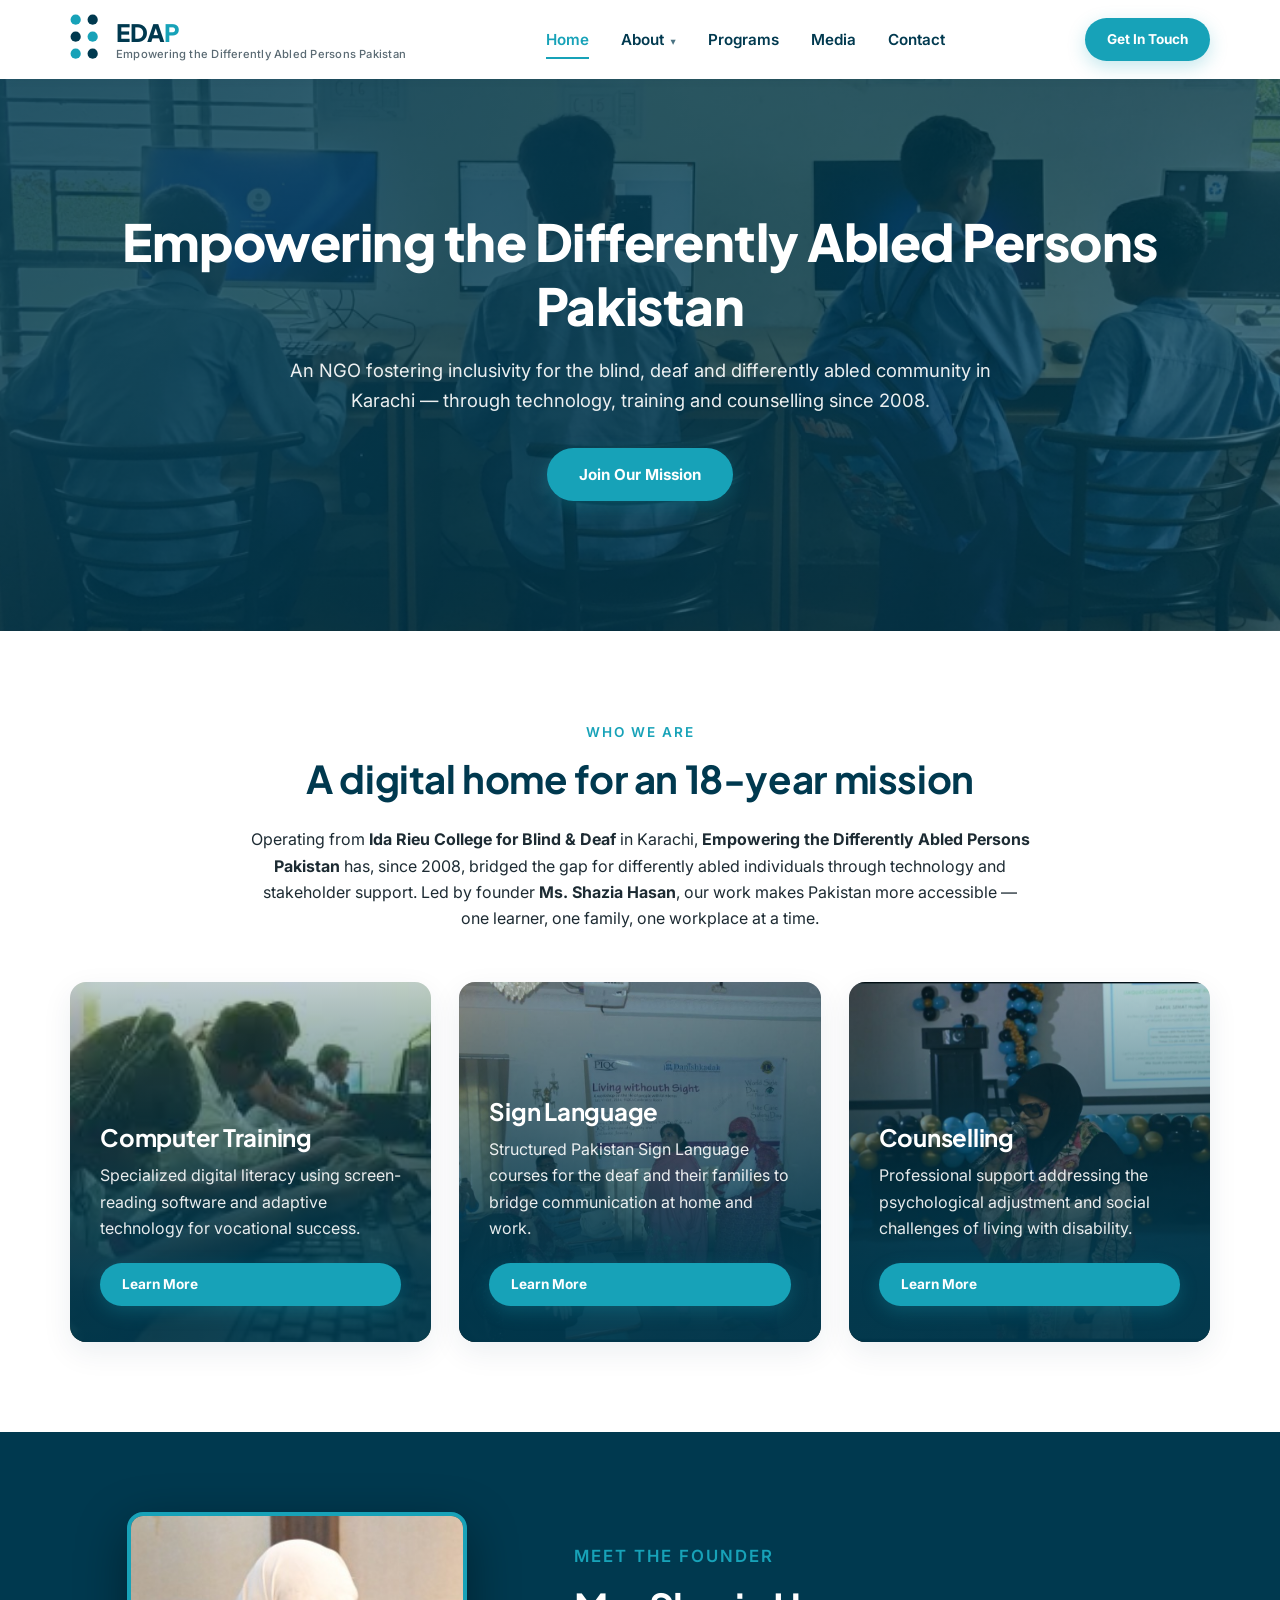
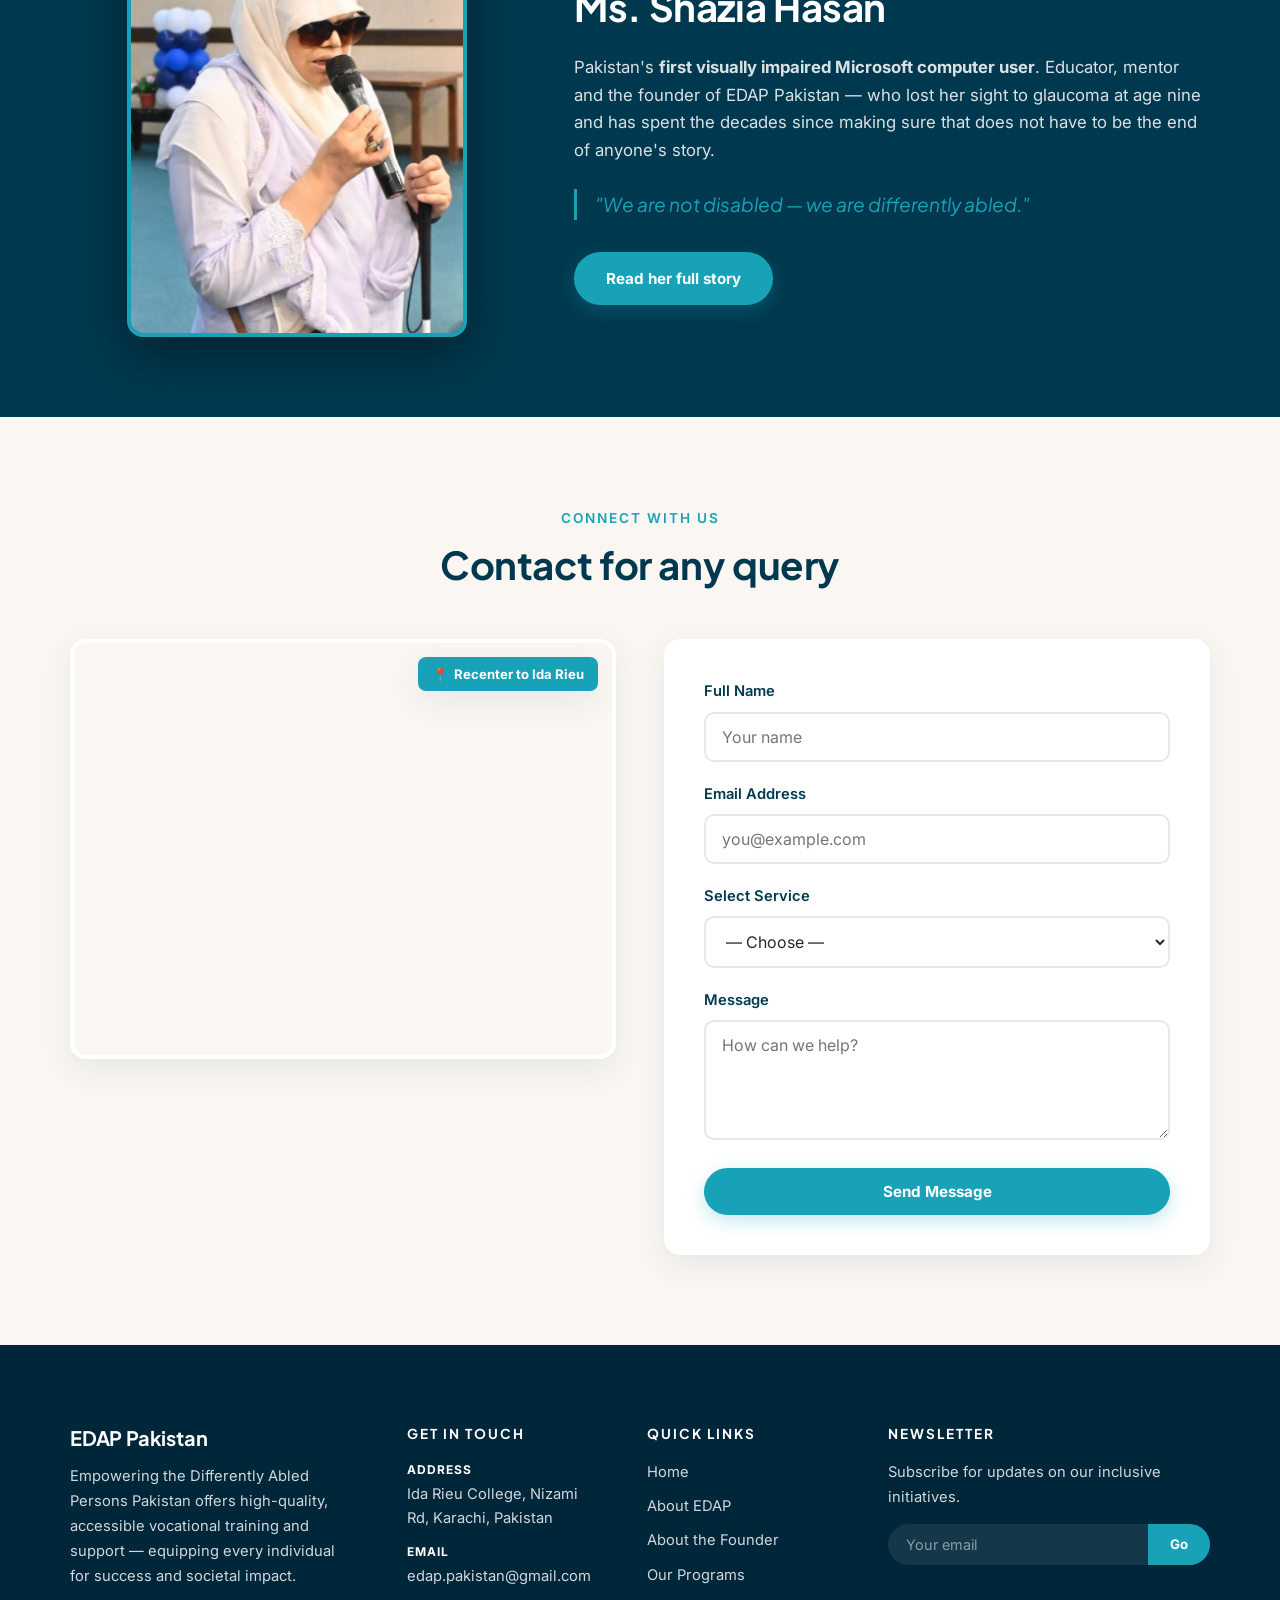
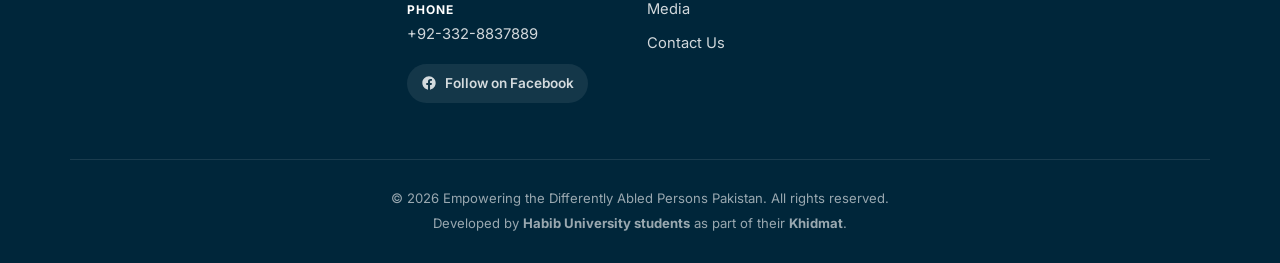
<file: index.html>
<!doctype html>
<html lang="en">
  <head>
    <meta charset="UTF-8" />
    <meta name="viewport" content="width=device-width, initial-scale=1.0" />
    <meta name="theme-color" content="#00394f" />
    <meta
      name="description"
      content="Empowering the Differently Abled Persons Pakistan (EDAP) — an NGO based in Karachi providing computer training, sign language education and counselling for the blind, deaf and differently abled community since 2008."
    />
    <title>
      EDAP — Empowering the Differently Abled Persons Pakistan
    </title>

    <link rel="icon" type="image/svg+xml" href="images/logos/logo-mark.svg" />
    <link rel="stylesheet" href="css/style.css" />
  </head>
  <body>
    <a class="skip-link" href="#main">Skip to main content</a>

    <!-- =====================================================
         HEADER · keep markup identical across all pages
    ====================================================== -->
    <header class="site-header">
      <nav class="navbar" aria-label="Primary">
        <a href="index.html" class="brand" aria-label="EDAP Pakistan — home">
          <img src="images/logos/logo-mark.svg" alt="" class="brand-icon" />
          <span class="brand-text">
            <span class="brand-mark">EDA<span>P</span></span>
            <span class="brand-tagline"
              >Empowering the Differently Abled Persons Pakistan</span
            >
          </span>
        </a>

        <button
          class="nav-toggle"
          aria-expanded="false"
          aria-controls="primaryNav"
          aria-label="Toggle navigation"
        >
          <span></span><span></span><span></span>
        </button>

        <ul id="primaryNav" class="nav-links">
          <li><a href="index.html" class="active">Home</a></li>
          <li class="has-dropdown">
            <a href="about.html" aria-haspopup="true">About</a>
            <ul class="dropdown">
              <li><a href="about.html">About EDAP</a></li>
              <li><a href="founder.html">About the Founder</a></li>
            </ul>
          </li>
          <li><a href="programs.html">Programs</a></li>
          <li><a href="media.html">Media</a></li>
          <li><a href="contact.html">Contact</a></li>
        </ul>

        <div class="nav-cta">
          <a href="contact.html" class="btn btn-sm">Get In Touch</a>
        </div>
      </nav>
    </header>

    <main id="main">
      <!-- =====================================================
           HERO
      ====================================================== -->
      <section class="hero">
        <div class="container">
          <h1>Empowering the Differently Abled Persons Pakistan</h1>
          <p>
            An NGO fostering inclusivity for the blind, deaf and differently
            abled community in Karachi — through technology, training and
            counselling since 2008.
          </p>
          <a href="contact.html" class="btn">Join Our Mission</a>
        </div>
      </section>

      <!-- =====================================================
           WELCOME
      ====================================================== -->
      <section class="section-padding">
        <div class="container" style="text-align: center; max-width: 820px;">
          <p class="eyebrow">Who we are</p>
          <h2>A digital home for an 18-year mission</h2>
          <p>
            Operating from
            <strong>Ida Rieu College for Blind &amp; Deaf</strong> in Karachi,
            <strong>Empowering the Differently Abled Persons Pakistan</strong>
            has, since 2008, bridged the gap for differently abled individuals
            through technology and stakeholder support. Led by founder
            <strong>Ms. Shazia Hasan</strong>, our work makes Pakistan more
            accessible — one learner, one family, one workplace at a time.
          </p>
        </div>

        <div class="container">
          <div class="impact-grid">
            <article class="impact-card impact-card-1">
              <h3>Computer Training</h3>
              <p>
                Specialized digital literacy using screen-reading software and
                adaptive technology for vocational success.
              </p>
              <a href="programs.html#computer-training" class="btn btn-sm"
                >Learn More</a
              >
            </article>

            <article class="impact-card impact-card-2">
              <h3>Sign Language</h3>
              <p>
                Structured Pakistan Sign Language courses for the deaf and their
                families to bridge communication at home and work.
              </p>
              <a href="programs.html#sign-language" class="btn btn-sm"
                >Learn More</a
              >
            </article>

            <article class="impact-card impact-card-3">
              <h3>Counselling</h3>
              <p>
                Professional support addressing the psychological adjustment
                and social challenges of living with disability.
              </p>
              <a href="programs.html#counselling" class="btn btn-sm"
                >Learn More</a
              >
            </article>
          </div>
        </div>
      </section>

      <!-- =====================================================
           MEET THE FOUNDER · teaser → founder.html
      ====================================================== -->
      <section class="founder-teaser">
        <div class="container">
          <div class="founder-teaser-photo">
            <img
              src="images/media/main-profile.jpeg"
              alt="Ms. Shazia Hasan, founder of EDAP Pakistan"
            />
          </div>
          <div>
            <p class="eyebrow">Meet the founder</p>
            <h2>Ms. Shazia Hasan</h2>
            <p>
              Pakistan's <strong>first visually impaired Microsoft computer
              user</strong>. Educator, mentor and the founder of EDAP Pakistan
              — who lost her sight to glaucoma at age nine and has spent the
              decades since making sure that does not have to be the end of
              anyone's story.
            </p>
            <p class="pull">
              "We are not disabled — we are differently abled."
            </p>
            <a href="founder.html" class="btn">Read her full story</a>
          </div>
        </div>
      </section>

      <!-- =====================================================
           CONTACT TEASER (map + short form)
      ====================================================== -->
      <section class="section-padding section-cream">
        <div class="container">
          <div style="text-align: center; margin-bottom: 50px;">
            <p class="eyebrow">Connect with us</p>
            <h2>Contact for any query</h2>
          </div>

          <div class="form-grid">
            <div class="map-wrap">
              <button
                type="button"
                class="map-recenter"
                onclick="recenterHomeMap()"
              >
                <span aria-hidden="true">📍</span> Recenter to Ida Rieu
              </button>
              <iframe
                id="homeMapFrame"
                title="Map showing Ida Rieu College for Blind and Deaf, Karachi"
                src="https://maps.google.com/maps?q=Ida+Rieu+School+and+College+For+Blind+and+Deaf,Nizami+Road,Karachi&t=&z=17&ie=UTF8&iwloc=&output=embed"
                loading="lazy"
                referrerpolicy="no-referrer-when-downgrade"
                allowfullscreen
              ></iframe>
            </div>

            <div class="form-card">
              <form
                id="homeContactForm"
                action="https://formspree.io/f/mzdwrrnz"
                method="POST"
                novalidate
              >
                <input
                  type="hidden"
                  name="_subject"
                  value="New query — EDAP Pakistan (Home form)"
                />
                <input
                  type="text"
                  name="_gotcha"
                  style="display:none"
                  tabindex="-1"
                  autocomplete="off"
                />
                <div class="form-group">
                  <label for="homeName">Full Name</label>
                  <input
                    id="homeName"
                    type="text"
                    name="fullname"
                    class="form-control"
                    required
                    placeholder="Your name"
                  />
                </div>
                <div class="form-group">
                  <label for="homeEmail">Email Address</label>
                  <input
                    id="homeEmail"
                    type="email"
                    name="email"
                    class="form-control"
                    required
                    placeholder="you@example.com"
                  />
                </div>
                <div class="form-group">
                  <label for="homeService">Select Service</label>
                  <select
                    id="homeService"
                    name="interest"
                    class="form-control"
                    required
                  >
                    <option value="">— Choose —</option>
                    <option value="computer">Computer Training</option>
                    <option value="sign">Sign Language</option>
                    <option value="counseling">Counselling</option>
                  </select>
                </div>
                <div class="form-group">
                  <label for="homeMessage">Message</label>
                  <textarea
                    id="homeMessage"
                    name="message"
                    class="form-control"
                    rows="4"
                    required
                    placeholder="How can we help?"
                  ></textarea>
                </div>
                <button type="submit" class="btn" style="width: 100%;">
                  Send Message
                </button>
              </form>
            </div>
          </div>
        </div>
      </section>
    </main>

    <!-- =====================================================
         FOOTER · keep markup identical across all pages
    ====================================================== -->
    <footer class="site-footer">
      <div class="container">
        <div class="footer-grid">
          <div>
            <h3>EDAP Pakistan</h3>
            <p class="footer-intro">
              Empowering the Differently Abled Persons Pakistan offers
              high-quality, accessible vocational training and support —
              equipping every individual for success and societal impact.
            </p>
          </div>
          <div>
            <h4>Get In Touch</h4>
            <p class="contact-line">
              <strong>Address</strong>Ida Rieu College, Nizami Rd, Karachi,
              Pakistan
            </p>
            <p class="contact-line">
              <strong>Email</strong>edap.pakistan@gmail.com
            </p>
            <p class="contact-line">
              <strong>Phone</strong>+92-332-8837889
            </p>
            <a
              href="https://www.facebook.com/empowering.tdp/"
              target="_blank"
              rel="noopener"
              class="footer-social"
              aria-label="EDAP Pakistan on Facebook"
            >
              <svg viewBox="0 0 24 24" aria-hidden="true">
                <path d="M22 12.07C22 6.5 17.52 2 12 2S2 6.5 2 12.07c0 5 3.66 9.15 8.44 9.93v-7.02H7.9v-2.91h2.54V9.84c0-2.51 1.49-3.9 3.77-3.9 1.09 0 2.24.2 2.24.2v2.46h-1.26c-1.24 0-1.63.77-1.63 1.56v1.88h2.77l-.44 2.91h-2.33V22c4.78-.78 8.44-4.93 8.44-9.93z"/>
              </svg>
              Follow on Facebook
            </a>
          </div>
          <div>
            <h4>Quick Links</h4>
            <ul>
              <li><a href="index.html">Home</a></li>
              <li><a href="about.html">About EDAP</a></li>
              <li><a href="founder.html">About the Founder</a></li>
              <li><a href="programs.html">Our Programs</a></li>
              <li><a href="media.html">Media</a></li>
              <li><a href="contact.html">Contact Us</a></li>
            </ul>
          </div>
          <div>
            <h4>Newsletter</h4>
            <p class="footer-intro" style="margin-bottom: 14px;">
              Subscribe for updates on our inclusive initiatives.
            </p>
            <form
              id="newsletterForm"
              class="newsletter-form"
              action="https://formspree.io/f/mzdwrrnz"
              method="POST"
            >
              <input
                type="hidden"
                name="_subject"
                value="EDAP Newsletter Signup"
              />
              <input
                type="text"
                name="_gotcha"
                style="display:none"
                tabindex="-1"
                autocomplete="off"
              />
              <label for="footerEmail" class="sr-only">Email</label>
              <input
                id="footerEmail"
                name="email"
                type="email"
                placeholder="Your email"
                required
              />
              <button type="submit">Go</button>
            </form>
          </div>
        </div>

        <div class="footer-bottom">
          <p>© <span id="year"></span> Empowering the Differently Abled Persons Pakistan. All rights reserved.</p>
          <p>
            Developed by <strong>Habib University students</strong> as part of
            their <strong>Khidmat</strong>.
          </p>
        </div>
      </div>
    </footer>

    <script src="js/main.js"></script>
  </body>
</html>
</file>
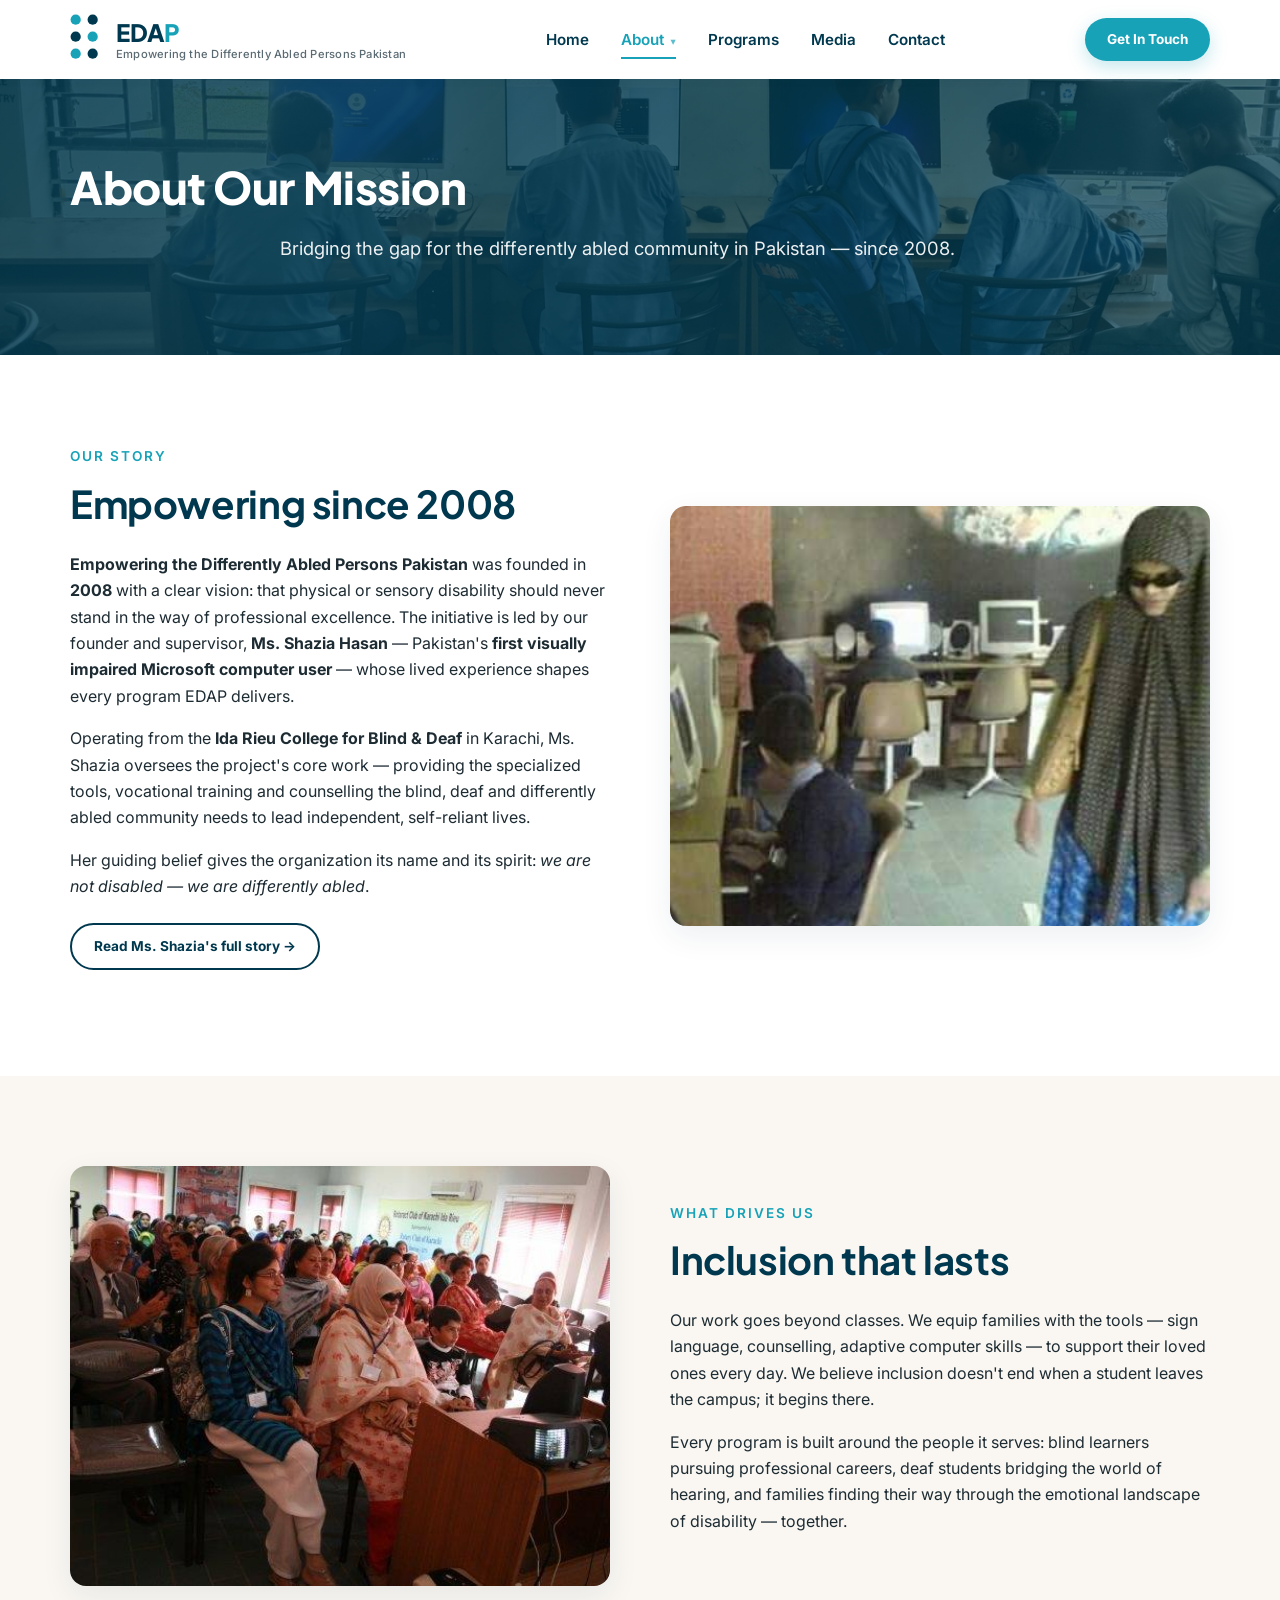
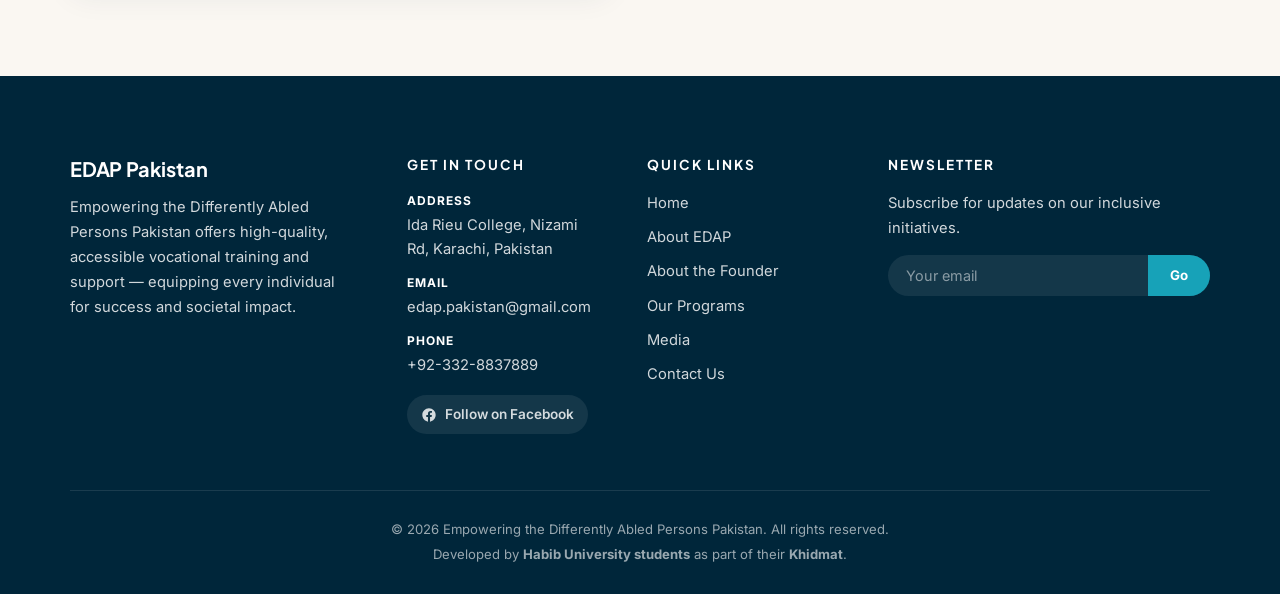
<file: about.html>
<!doctype html>
<html lang="en">
  <head>
    <meta charset="UTF-8" />
    <meta name="viewport" content="width=device-width, initial-scale=1.0" />
    <meta name="theme-color" content="#00394f" />
    <meta
      name="description"
      content="About Empowering the Differently Abled Persons Pakistan — an NGO founded by Ms. Shazia Hasan, operating from Ida Rieu College for Blind & Deaf in Karachi since 2008."
    />
    <title>
      About Us — Empowering the Differently Abled Persons Pakistan
    </title>

    <link rel="icon" type="image/svg+xml" href="images/logos/logo-mark.svg" />
    <link rel="stylesheet" href="css/style.css" />
  </head>
  <body>
    <a class="skip-link" href="#main">Skip to main content</a>

    <header class="site-header">
      <nav class="navbar" aria-label="Primary">
        <a href="index.html" class="brand" aria-label="EDAP Pakistan — home">
          <img src="images/logos/logo-mark.svg" alt="" class="brand-icon" />
          <span class="brand-text">
            <span class="brand-mark">EDA<span>P</span></span>
            <span class="brand-tagline"
              >Empowering the Differently Abled Persons Pakistan</span
            >
          </span>
        </a>

        <button
          class="nav-toggle"
          aria-expanded="false"
          aria-controls="primaryNav"
          aria-label="Toggle navigation"
        >
          <span></span><span></span><span></span>
        </button>

        <ul id="primaryNav" class="nav-links">
          <li><a href="index.html">Home</a></li>
          <li class="has-dropdown">
            <a href="about.html" class="active" aria-haspopup="true">About</a>
            <ul class="dropdown">
              <li><a href="about.html" class="active">About EDAP</a></li>
              <li><a href="founder.html">About the Founder</a></li>
            </ul>
          </li>
          <li><a href="programs.html">Programs</a></li>
          <li><a href="media.html">Media</a></li>
          <li><a href="contact.html">Contact</a></li>
        </ul>

        <div class="nav-cta">
          <a href="contact.html" class="btn btn-sm">Get In Touch</a>
        </div>
      </nav>
    </header>

    <main id="main">
      <section class="hero hero-sub">
        <div class="container">
          <h1>About Our Mission</h1>
          <p>
            Bridging the gap for the differently abled community in Pakistan —
            since 2008.
          </p>
        </div>
      </section>

      <section class="section-padding">
        <div class="container">
          <div class="split">
            <div>
              <p class="eyebrow">Our story</p>
              <h2>Empowering since 2008</h2>
              <p>
                <strong
                  >Empowering the Differently Abled Persons Pakistan</strong
                >
                was founded in <strong>2008</strong> with a clear vision: that
                physical or sensory disability should never stand in the way
                of professional excellence. The initiative is led by our
                founder and supervisor,
                <strong>Ms. Shazia Hasan</strong> — Pakistan's
                <strong>first visually impaired Microsoft computer user</strong>
                — whose lived experience shapes every program EDAP delivers.
              </p>
              <p>
                Operating from the
                <strong>Ida Rieu College for Blind &amp; Deaf</strong> in
                Karachi, Ms. Shazia oversees the project's core work —
                providing the specialized tools, vocational training and
                counselling the blind, deaf and differently abled community
                needs to lead independent, self-reliant lives.
              </p>
              <p>
                Her guiding belief gives the organization its name and its
                spirit: <em>we are not disabled — we are differently abled</em>.
              </p>
              <p style="margin-top: 24px;">
                <a href="founder.html" class="btn btn-ghost btn-sm"
                  >Read Ms. Shazia's full story →</a
                >
              </p>
            </div>
            <div class="split-media">
              <!-- To change this image: replace images/media/shazia-computer-lab.jpg with a same-named file. -->
              <img
                src="images/media/shazia-computer-lab.jpg"
                alt="Ms. Shazia Hasan with students in the EDAP computer lab at Ida Rieu"
              />
            </div>
          </div>
        </div>
      </section>

      <section class="section-padding section-cream">
        <div class="container">
          <div class="split split-reverse">
            <div>
              <p class="eyebrow">What drives us</p>
              <h2>Inclusion that lasts</h2>
              <p>
                Our work goes beyond classes. We equip families with the tools
                — sign language, counselling, adaptive computer skills — to
                support their loved ones every day. We believe inclusion
                doesn't end when a student leaves the campus; it begins there.
              </p>
              <p>
                Every program is built around the people it serves: blind
                learners pursuing professional careers, deaf students bridging
                the world of hearing, and families finding their way through
                the emotional landscape of disability — together.
              </p>
            </div>
            <div class="split-media">
              <!-- To change this image: replace images/media/audience.jpg with a same-named file. -->
              <img
                src="images/media/audience.jpg"
                alt="A community audience attending an EDAP Pakistan event"
              />
            </div>
          </div>
        </div>
      </section>
    </main>

    <footer class="site-footer">
      <div class="container">
        <div class="footer-grid">
          <div>
            <h3>EDAP Pakistan</h3>
            <p class="footer-intro">
              Empowering the Differently Abled Persons Pakistan offers
              high-quality, accessible vocational training and support —
              equipping every individual for success and societal impact.
            </p>
          </div>
          <div>
            <h4>Get In Touch</h4>
            <p class="contact-line">
              <strong>Address</strong>Ida Rieu College, Nizami Rd, Karachi,
              Pakistan
            </p>
            <p class="contact-line">
              <strong>Email</strong>edap.pakistan@gmail.com
            </p>
            <p class="contact-line">
              <strong>Phone</strong>+92-332-8837889
            </p>
            <a
              href="https://www.facebook.com/empowering.tdp/"
              target="_blank"
              rel="noopener"
              class="footer-social"
              aria-label="EDAP Pakistan on Facebook"
            >
              <svg viewBox="0 0 24 24" aria-hidden="true">
                <path d="M22 12.07C22 6.5 17.52 2 12 2S2 6.5 2 12.07c0 5 3.66 9.15 8.44 9.93v-7.02H7.9v-2.91h2.54V9.84c0-2.51 1.49-3.9 3.77-3.9 1.09 0 2.24.2 2.24.2v2.46h-1.26c-1.24 0-1.63.77-1.63 1.56v1.88h2.77l-.44 2.91h-2.33V22c4.78-.78 8.44-4.93 8.44-9.93z"/>
              </svg>
              Follow on Facebook
            </a>
          </div>
          <div>
            <h4>Quick Links</h4>
            <ul>
              <li><a href="index.html">Home</a></li>
              <li><a href="about.html">About EDAP</a></li>
              <li><a href="founder.html">About the Founder</a></li>
              <li><a href="programs.html">Our Programs</a></li>
              <li><a href="media.html">Media</a></li>
              <li><a href="contact.html">Contact Us</a></li>
            </ul>
          </div>
          <div>
            <h4>Newsletter</h4>
            <p class="footer-intro" style="margin-bottom: 14px;">
              Subscribe for updates on our inclusive initiatives.
            </p>
            <form
              id="newsletterForm"
              class="newsletter-form"
              action="https://formspree.io/f/mzdwrrnz"
              method="POST"
            >
              <input
                type="hidden"
                name="_subject"
                value="EDAP Newsletter Signup"
              />
              <input
                type="text"
                name="_gotcha"
                style="display:none"
                tabindex="-1"
                autocomplete="off"
              />
              <label for="footerEmail" class="sr-only">Email</label>
              <input
                id="footerEmail"
                name="email"
                type="email"
                placeholder="Your email"
                required
              />
              <button type="submit">Go</button>
            </form>
          </div>
        </div>

        <div class="footer-bottom">
          <p>© <span id="year"></span> Empowering the Differently Abled Persons Pakistan. All rights reserved.</p>
          <p>
            Developed by <strong>Habib University students</strong> as part of
            their <strong>Khidmat</strong>.
          </p>
        </div>
      </div>
    </footer>

    <script src="js/main.js"></script>
  </body>
</html>
</file>
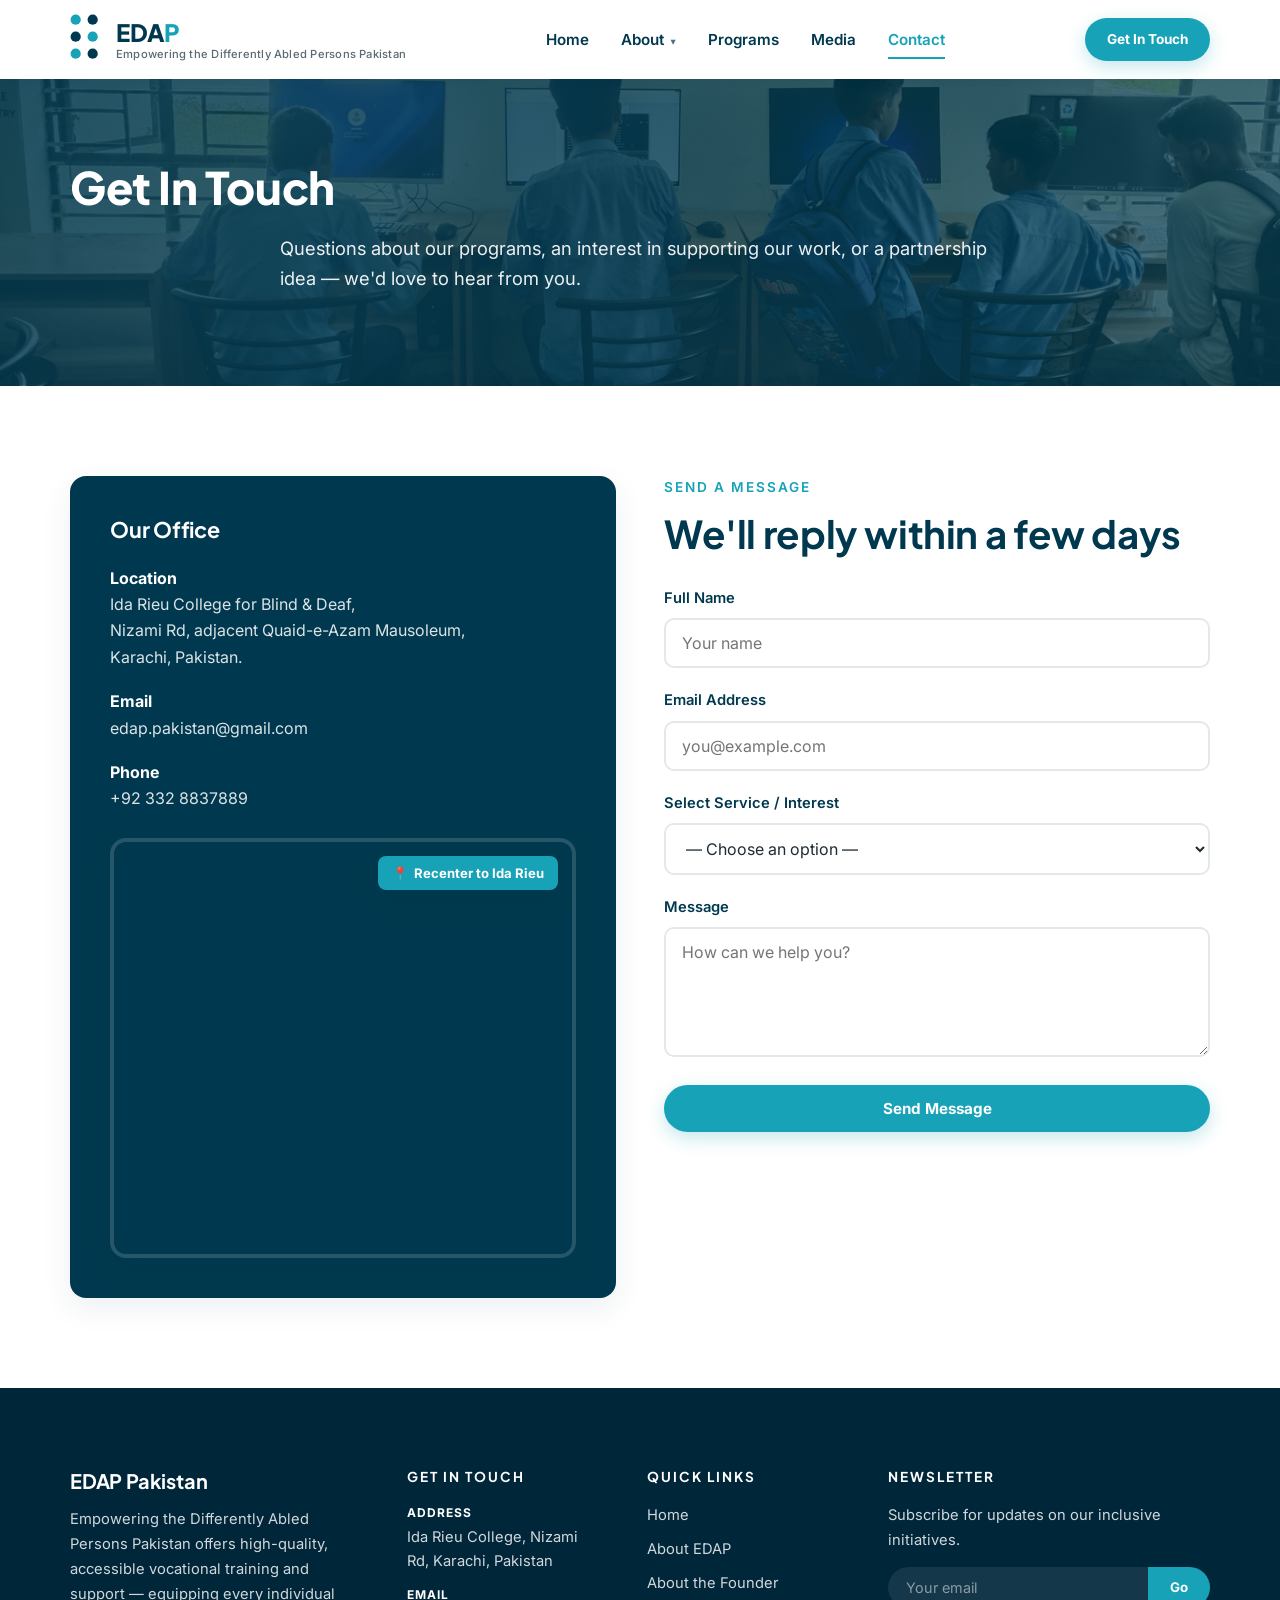
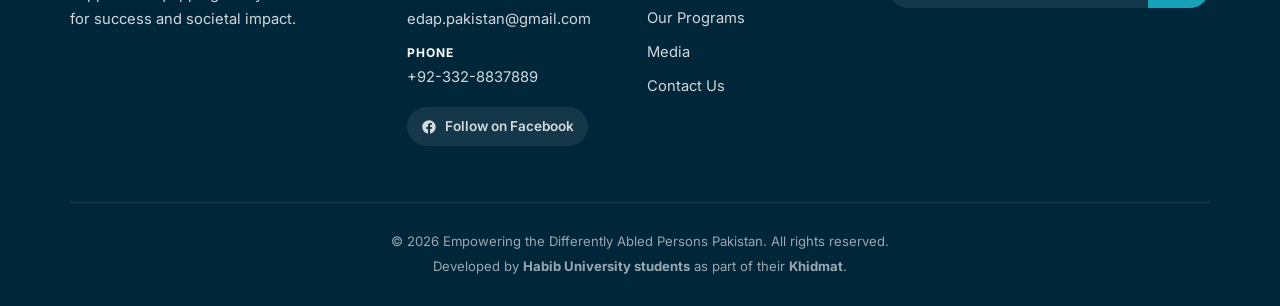
<file: contact.html>
<!doctype html>
<html lang="en">
  <head>
    <meta charset="UTF-8" />
    <meta name="viewport" content="width=device-width, initial-scale=1.0" />
    <meta name="theme-color" content="#00394f" />
    <meta
      name="description"
      content="Contact Empowering the Differently Abled Persons Pakistan (EDAP). Visit us at Ida Rieu College, Karachi or send us a message — we will get back to you."
    />
    <title>
      Contact Us — Empowering the Differently Abled Persons Pakistan
    </title>

    <link rel="icon" type="image/svg+xml" href="images/logos/logo-mark.svg" />
    <link rel="stylesheet" href="css/style.css" />
  </head>
  <body>
    <a class="skip-link" href="#main">Skip to main content</a>

    <header class="site-header">
      <nav class="navbar" aria-label="Primary">
        <a href="index.html" class="brand" aria-label="EDAP Pakistan — home">
          <img src="images/logos/logo-mark.svg" alt="" class="brand-icon" />
          <span class="brand-text">
            <span class="brand-mark">EDA<span>P</span></span>
            <span class="brand-tagline"
              >Empowering the Differently Abled Persons Pakistan</span
            >
          </span>
        </a>

        <button
          class="nav-toggle"
          aria-expanded="false"
          aria-controls="primaryNav"
          aria-label="Toggle navigation"
        >
          <span></span><span></span><span></span>
        </button>

        <ul id="primaryNav" class="nav-links">
          <li><a href="index.html">Home</a></li>
          <li class="has-dropdown">
            <a href="about.html" aria-haspopup="true">About</a>
            <ul class="dropdown">
              <li><a href="about.html">About EDAP</a></li>
              <li><a href="founder.html">About the Founder</a></li>
            </ul>
          </li>
          <li><a href="programs.html">Programs</a></li>
          <li><a href="media.html">Media</a></li>
          <li><a href="contact.html" class="active">Contact</a></li>
        </ul>

        <div class="nav-cta">
          <a href="contact.html" class="btn btn-sm">Get In Touch</a>
        </div>
      </nav>
    </header>

    <main id="main">
      <section class="hero hero-sub">
        <div class="container">
          <h1>Get In Touch</h1>
          <p>
            Questions about our programs, an interest in supporting our work,
            or a partnership idea — we'd love to hear from you.
          </p>
        </div>
      </section>

      <section class="section-padding">
        <div class="container">
          <div class="form-grid">
            <!-- Contact info + map -->
            <div class="contact-info-card">
              <h3>Our Office</h3>
              <p>
                <strong>Location</strong><br />
                Ida Rieu College for Blind &amp; Deaf,<br />
                Nizami Rd, adjacent Quaid-e-Azam Mausoleum,<br />
                Karachi, Pakistan.
              </p>
              <p>
                <strong>Email</strong><br />
                edap.pakistan@gmail.com
              </p>
              <p>
                <strong>Phone</strong><br />
                +92 332 8837889
              </p>

              <div class="map-wrap" style="margin-top: 26px; border-color: rgba(255,255,255,0.15);">
                <button
                  type="button"
                  class="map-recenter"
                  onclick="recenterContactMap()"
                >
                  <span aria-hidden="true">📍</span> Recenter to Ida Rieu
                </button>
                <iframe
                  id="contactMapFrame"
                  title="Map showing Ida Rieu College for Blind and Deaf, Karachi"
                  src="https://maps.google.com/maps?q=Ida+Rieu+School+and+College+For+Blind+and+Deaf,Nizami+Road,Karachi&t=&z=17&ie=UTF8&iwloc=&output=embed"
                  loading="lazy"
                  referrerpolicy="no-referrer-when-downgrade"
                  allowfullscreen
                ></iframe>
              </div>
            </div>

            <!-- Form -->
            <div>
              <p class="eyebrow">Send a message</p>
              <h2 style="margin-bottom: 28px;">We'll reply within a few days</h2>
              <form
                id="mainContactForm"
                action="https://formspree.io/f/mzdwrrnz"
                method="POST"
                novalidate
              >
                <input
                  type="hidden"
                  name="_subject"
                  value="New query — EDAP Pakistan (Contact page)"
                />
                <input
                  type="text"
                  name="_gotcha"
                  style="display:none"
                  tabindex="-1"
                  autocomplete="off"
                />
                <div class="form-group">
                  <label for="fullName">Full Name</label>
                  <input
                    id="fullName"
                    type="text"
                    name="fullname"
                    class="form-control"
                    required
                    placeholder="Your name"
                  />
                </div>

                <div class="form-group">
                  <label for="emailAddress">Email Address</label>
                  <input
                    id="emailAddress"
                    type="email"
                    name="email"
                    class="form-control"
                    required
                    placeholder="you@example.com"
                  />
                </div>

                <div class="form-group">
                  <label for="interestSelect">Select Service / Interest</label>
                  <select
                    id="interestSelect"
                    name="interest"
                    class="form-control"
                    required
                  >
                    <option value="">— Choose an option —</option>
                    <option value="computer">
                      Computer Training (Visually Impaired)
                    </option>
                    <option value="sign">
                      Sign Language Classes (Deaf &amp; Families)
                    </option>
                    <option value="counseling">Counselling Services</option>
                    <option value="volunteer">Volunteer Opportunities</option>
                    <option value="donation">Donation Inquiry</option>
                    <option value="other">Something Else</option>
                  </select>
                </div>

                <div class="form-group">
                  <label for="messageBody">Message</label>
                  <textarea
                    id="messageBody"
                    name="message"
                    class="form-control"
                    rows="5"
                    required
                    placeholder="How can we help you?"
                  ></textarea>
                </div>

                <button type="submit" class="btn" style="width: 100%;">
                  Send Message
                </button>
              </form>
            </div>
          </div>
        </div>
      </section>
    </main>

    <footer class="site-footer">
      <div class="container">
        <div class="footer-grid">
          <div>
            <h3>EDAP Pakistan</h3>
            <p class="footer-intro">
              Empowering the Differently Abled Persons Pakistan offers
              high-quality, accessible vocational training and support —
              equipping every individual for success and societal impact.
            </p>
          </div>
          <div>
            <h4>Get In Touch</h4>
            <p class="contact-line">
              <strong>Address</strong>Ida Rieu College, Nizami Rd, Karachi,
              Pakistan
            </p>
            <p class="contact-line">
              <strong>Email</strong>edap.pakistan@gmail.com
            </p>
            <p class="contact-line">
              <strong>Phone</strong>+92-332-8837889
            </p>
            <a
              href="https://www.facebook.com/empowering.tdp/"
              target="_blank"
              rel="noopener"
              class="footer-social"
              aria-label="EDAP Pakistan on Facebook"
            >
              <svg viewBox="0 0 24 24" aria-hidden="true">
                <path d="M22 12.07C22 6.5 17.52 2 12 2S2 6.5 2 12.07c0 5 3.66 9.15 8.44 9.93v-7.02H7.9v-2.91h2.54V9.84c0-2.51 1.49-3.9 3.77-3.9 1.09 0 2.24.2 2.24.2v2.46h-1.26c-1.24 0-1.63.77-1.63 1.56v1.88h2.77l-.44 2.91h-2.33V22c4.78-.78 8.44-4.93 8.44-9.93z"/>
              </svg>
              Follow on Facebook
            </a>
          </div>
          <div>
            <h4>Quick Links</h4>
            <ul>
              <li><a href="index.html">Home</a></li>
              <li><a href="about.html">About EDAP</a></li>
              <li><a href="founder.html">About the Founder</a></li>
              <li><a href="programs.html">Our Programs</a></li>
              <li><a href="media.html">Media</a></li>
              <li><a href="contact.html">Contact Us</a></li>
            </ul>
          </div>
          <div>
            <h4>Newsletter</h4>
            <p class="footer-intro" style="margin-bottom: 14px;">
              Subscribe for updates on our inclusive initiatives.
            </p>
            <form
              id="newsletterForm"
              class="newsletter-form"
              action="https://formspree.io/f/mzdwrrnz"
              method="POST"
            >
              <input
                type="hidden"
                name="_subject"
                value="EDAP Newsletter Signup"
              />
              <input
                type="text"
                name="_gotcha"
                style="display:none"
                tabindex="-1"
                autocomplete="off"
              />
              <label for="footerEmail" class="sr-only">Email</label>
              <input
                id="footerEmail"
                name="email"
                type="email"
                placeholder="Your email"
                required
              />
              <button type="submit">Go</button>
            </form>
          </div>
        </div>

        <div class="footer-bottom">
          <p>© <span id="year"></span> Empowering the Differently Abled Persons Pakistan. All rights reserved.</p>
          <p>
            Developed by <strong>Habib University students</strong> as part of
            their <strong>Khidmat</strong>.
          </p>
        </div>
      </div>
    </footer>

    <script src="js/main.js"></script>
  </body>
</html>
</file>
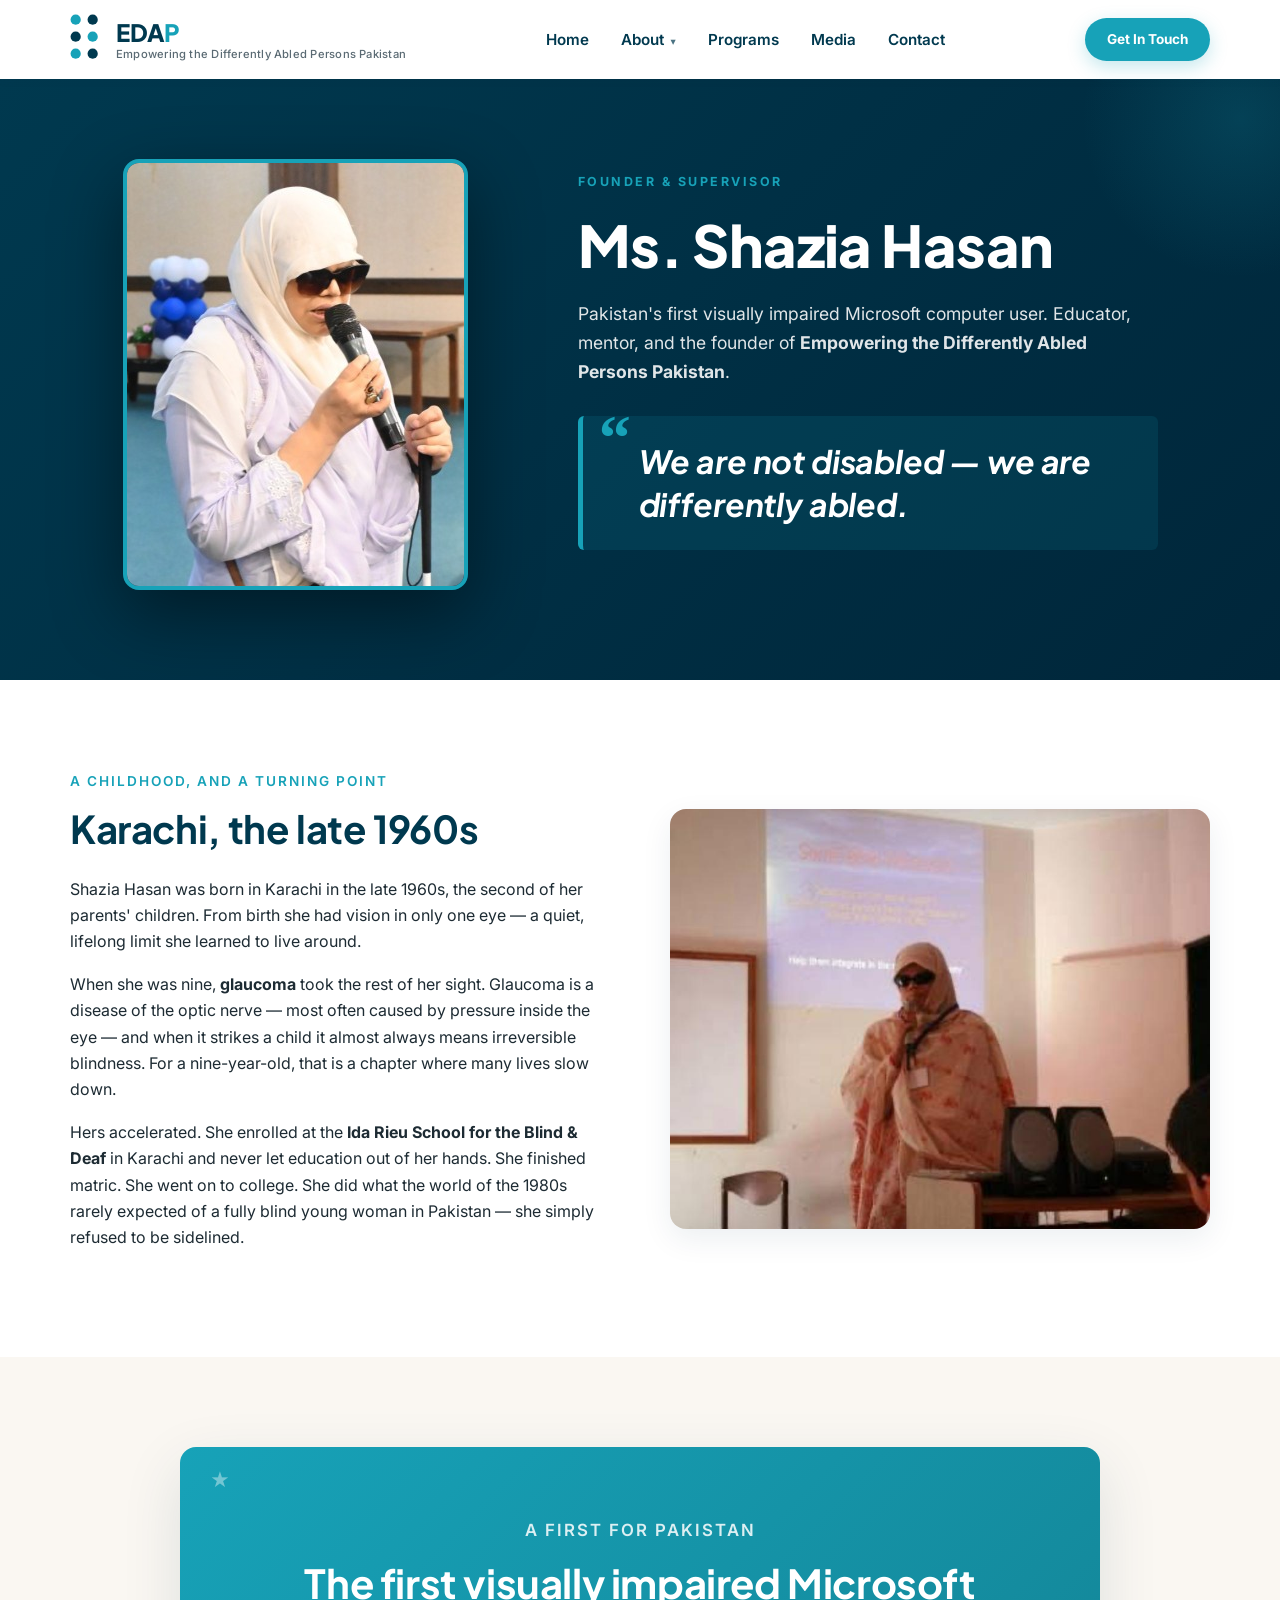
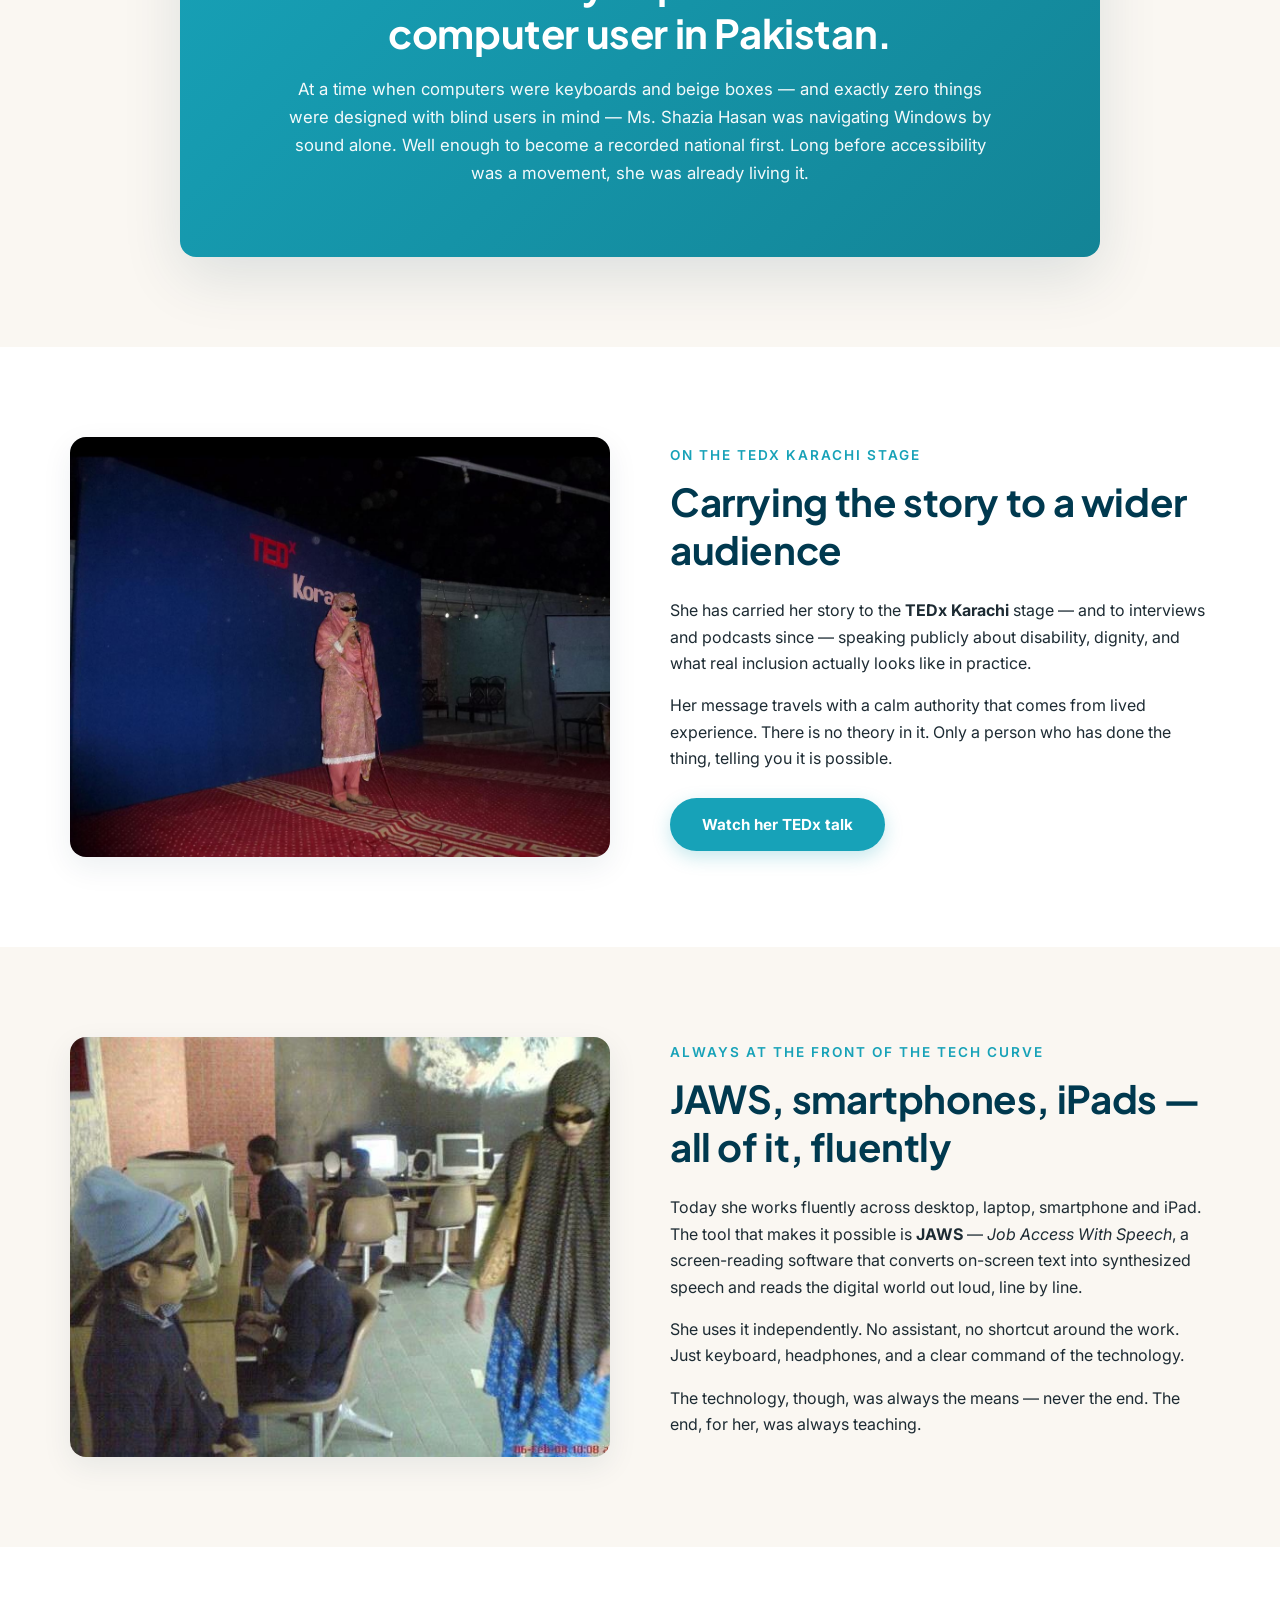
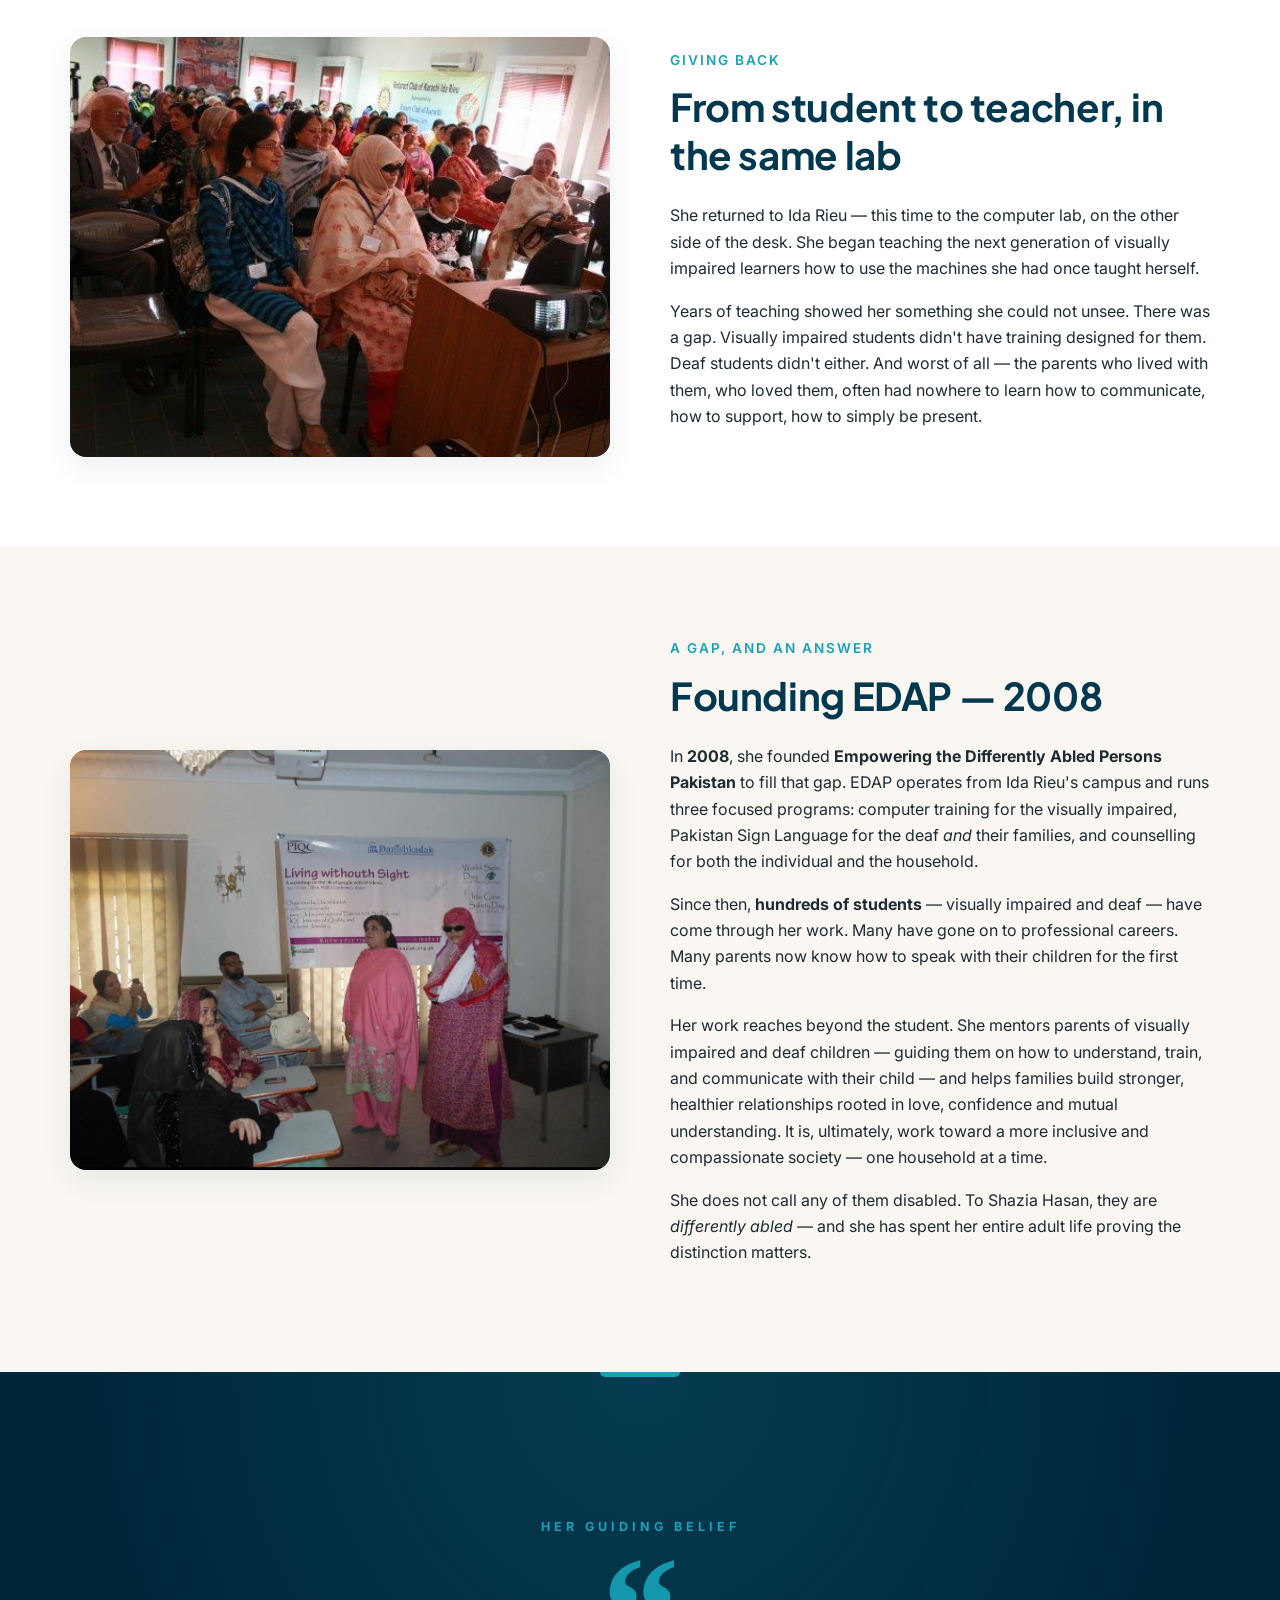
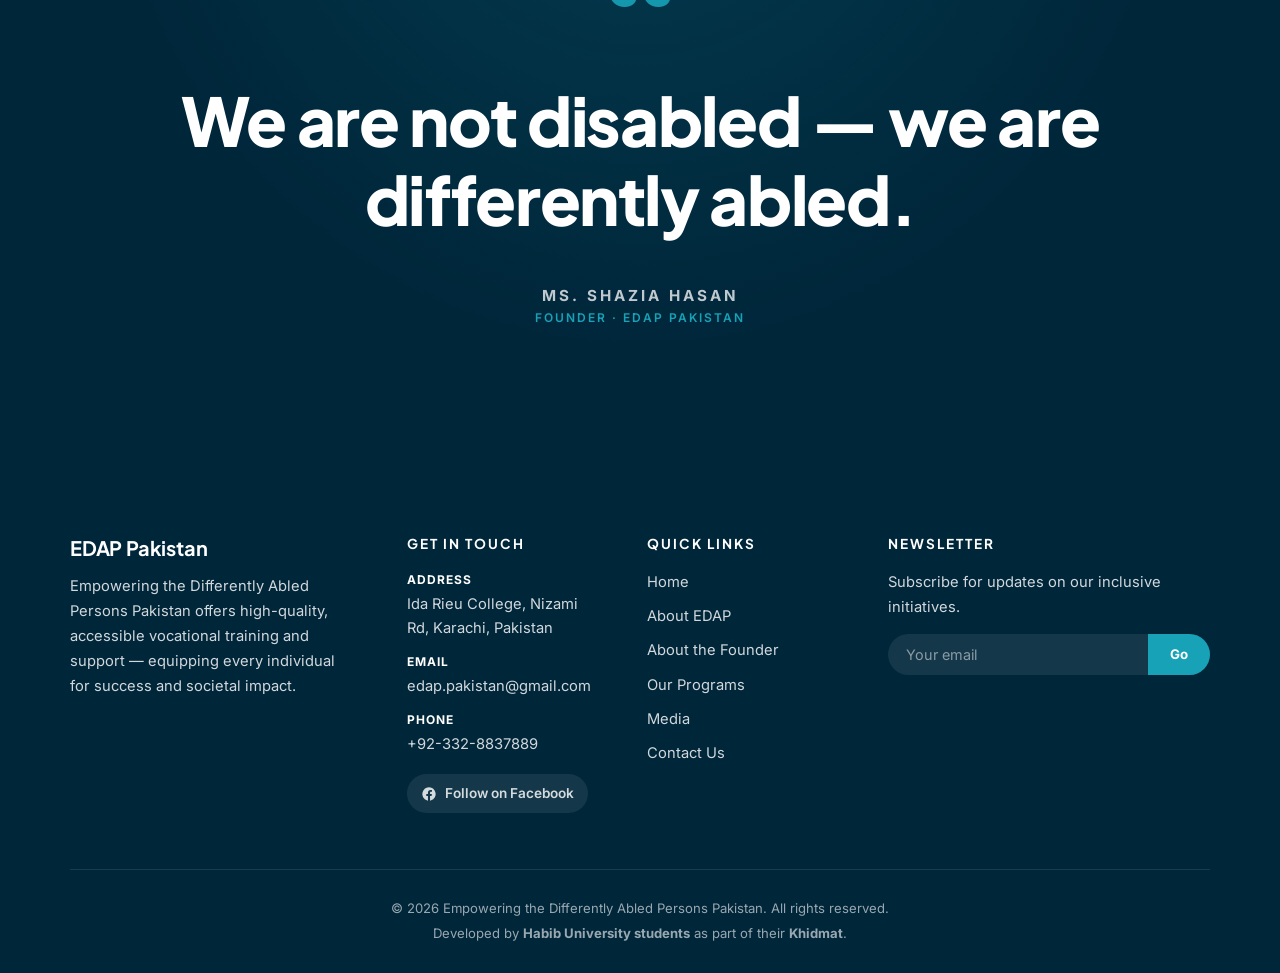
<file: founder.html>
<!doctype html>
<html lang="en">
  <head>
    <meta charset="UTF-8" />
    <meta name="viewport" content="width=device-width, initial-scale=1.0" />
    <meta name="theme-color" content="#00394f" />
    <meta
      name="description"
      content="Ms. Shazia Hasan — founder of Empowering the Differently Abled Persons Pakistan (EDAP). Pakistan's first visually impaired Microsoft computer user. Educator, mentor and advocate for the differently abled since 2008."
    />
    <title>
      Ms. Shazia Hasan — Founder, Empowering the Differently Abled Persons Pakistan
    </title>

    <link rel="icon" type="image/svg+xml" href="images/logos/logo-mark.svg" />
    <link rel="stylesheet" href="css/style.css" />
  </head>
  <body>
    <a class="skip-link" href="#main">Skip to main content</a>

    <header class="site-header">
      <nav class="navbar" aria-label="Primary">
        <a href="index.html" class="brand" aria-label="EDAP Pakistan — home">
          <img src="images/logos/logo-mark.svg" alt="" class="brand-icon" />
          <span class="brand-text">
            <span class="brand-mark">EDA<span>P</span></span>
            <span class="brand-tagline"
              >Empowering the Differently Abled Persons Pakistan</span
            >
          </span>
        </a>

        <button
          class="nav-toggle"
          aria-expanded="false"
          aria-controls="primaryNav"
          aria-label="Toggle navigation"
        >
          <span></span><span></span><span></span>
        </button>

        <ul id="primaryNav" class="nav-links">
          <li><a href="index.html">Home</a></li>
          <li class="has-dropdown">
            <a href="about.html" aria-haspopup="true">About</a>
            <ul class="dropdown">
              <li><a href="about.html">About EDAP</a></li>
              <li><a href="founder.html" class="active">About the Founder</a></li>
            </ul>
          </li>
          <li><a href="programs.html">Programs</a></li>
          <li><a href="media.html">Media</a></li>
          <li><a href="contact.html">Contact</a></li>
        </ul>

        <div class="nav-cta">
          <a href="contact.html" class="btn btn-sm">Get In Touch</a>
        </div>
      </nav>
    </header>

    <main id="main">
      <!-- =====================================================
           HERO · portrait + tagline
      ====================================================== -->
      <section class="founder-hero">
        <div class="container">
          <div class="founder-portrait">
            <img
              src="images/media/main-profile.jpeg"
              alt="Portrait of Ms. Shazia Hasan, founder of EDAP Pakistan"
            />
          </div>
          <div>
            <span class="role">Founder &amp; Supervisor</span>
            <h1>Ms. Shazia Hasan</h1>
            <p class="intro">
              Pakistan's first visually impaired Microsoft computer user.
              Educator, mentor, and the founder of
              <strong>Empowering the Differently Abled Persons Pakistan</strong>.
            </p>
            <p class="hero-tagline">
              We are not disabled — we are differently abled.
            </p>
          </div>
        </div>
      </section>

      <!-- =====================================================
           SECTION 1 · Early life + Education (merged)
      ====================================================== -->
      <section class="section-padding">
        <div class="container">
          <div class="split">
            <div>
              <p class="eyebrow">A childhood, and a turning point</p>
              <h2>Karachi, the late 1960s</h2>
              <p>
                Shazia Hasan was born in Karachi in the late 1960s, the
                second of her parents' children. From birth she had vision in
                only one eye — a quiet, lifelong limit she learned to live
                around.
              </p>
              <p>
                When she was nine, <strong>glaucoma</strong> took the rest of
                her sight. Glaucoma is a disease of the optic nerve — most
                often caused by pressure inside the eye — and when it strikes
                a child it almost always means irreversible blindness. For a
                nine-year-old, that is a chapter where many lives slow down.
              </p>
              <p>
                Hers accelerated. She enrolled at the
                <strong>Ida Rieu School for the Blind &amp; Deaf</strong> in
                Karachi and never let education out of her hands. She
                finished matric. She went on to college. She did what the
                world of the 1980s rarely expected of a fully blind young
                woman in Pakistan — she simply refused to be sidelined.
              </p>
            </div>
            <div class="split-media">
              <img
                src="images/media/talk-3.jpeg"
                alt="Ms. Shazia Hasan presenting at an event"
              />
            </div>
          </div>
        </div>
      </section>

      <!-- =====================================================
           CALLOUT · A first for Pakistan
      ====================================================== -->
      <section class="section-padding section-cream">
        <div class="container">
          <div class="accent-callout">
            <p class="eyebrow">A first for Pakistan</p>
            <h2>
              The first visually impaired Microsoft computer user in Pakistan.
            </h2>
            <p>
              At a time when computers were keyboards and beige boxes — and
              exactly zero things were designed with blind users in mind —
              Ms. Shazia Hasan was navigating Windows by sound alone. Well
              enough to become a recorded national first. Long before
              accessibility was a movement, she was already living it.
            </p>
          </div>
        </div>
      </section>

      <!-- =====================================================
           TEDx (moved up — major public moment)
      ====================================================== -->
      <section class="section-padding">
        <div class="container">
          <div class="split">
            <div class="split-media">
              <img
                src="images/media/tedx-talk.jpeg"
                alt="Ms. Shazia Hasan on the TEDx Karachi stage"
              />
            </div>
            <div>
              <p class="eyebrow">On the TEDx Karachi stage</p>
              <h2>Carrying the story to a wider audience</h2>
              <p>
                She has carried her story to the
                <strong>TEDx Karachi</strong> stage — and to interviews and
                podcasts since — speaking publicly about disability, dignity,
                and what real inclusion actually looks like in practice.
              </p>
              <p>
                Her message travels with a calm authority that comes from
                lived experience. There is no theory in it. Only a person who
                has done the thing, telling you it is possible.
              </p>
              <a href="media.html" class="btn" style="margin-top: 10px;"
                >Watch her TEDx talk</a
              >
            </div>
          </div>
        </div>
      </section>

      <!-- =====================================================
           JAWS · technology mastery
      ====================================================== -->
      <section class="section-padding section-cream">
        <div class="container">
          <div class="split split-reverse">
            <div>
              <p class="eyebrow">Always at the front of the tech curve</p>
              <h2>JAWS, smartphones, iPads — all of it, fluently</h2>
              <p>
                Today she works fluently across desktop, laptop, smartphone
                and iPad. The tool that makes it possible is
                <strong>JAWS</strong> —
                <em>Job Access With Speech</em>, a screen-reading software
                that converts on-screen text into synthesized speech and
                reads the digital world out loud, line by line.
              </p>
              <p>
                She uses it independently. No assistant, no shortcut around
                the work. Just keyboard, headphones, and a clear command of
                the technology.
              </p>
              <p>
                The technology, though, was always the means — never the
                end. The end, for her, was always teaching.
              </p>
            </div>
            <div class="split-media">
              <img
                src="images/media/computer-lab.jpg"
                alt="Ms. Shazia Hasan in the EDAP computer training lab"
              />
            </div>
          </div>
        </div>
      </section>

      <!-- =====================================================
           GIVING BACK · teaching at Ida Rieu
      ====================================================== -->
      <section class="section-padding">
        <div class="container">
          <div class="split">
            <div class="split-media">
              <img
                src="images/media/audience.jpg"
                alt="A community audience at an EDAP event"
              />
            </div>
            <div>
              <p class="eyebrow">Giving back</p>
              <h2>From student to teacher, in the same lab</h2>
              <p>
                She returned to Ida Rieu — this time to the computer lab, on
                the other side of the desk. She began teaching the next
                generation of visually impaired learners how to use the
                machines she had once taught herself.
              </p>
              <p>
                Years of teaching showed her something she could not unsee.
                There was a gap. Visually impaired students didn't have
                training designed for them. Deaf students didn't either. And
                worst of all — the parents who lived with them, who loved
                them, often had nowhere to learn how to communicate, how to
                support, how to simply be present.
              </p>
            </div>
          </div>
        </div>
      </section>

      <!-- =====================================================
           FOUNDING EDAP · enriched with mentor/families content
      ====================================================== -->
      <section class="section-padding section-cream">
        <div class="container">
          <div class="split split-reverse">
            <div>
              <p class="eyebrow">A gap, and an answer</p>
              <h2>Founding EDAP — 2008</h2>
              <p>
                In <strong>2008</strong>, she founded
                <strong>Empowering the Differently Abled Persons
                Pakistan</strong> to fill that gap. EDAP operates from Ida
                Rieu's campus and runs three focused programs: computer
                training for the visually impaired, Pakistan Sign Language
                for the deaf <em>and</em> their families, and counselling
                for both the individual and the household.
              </p>
              <p>
                Since then, <strong>hundreds of students</strong> — visually
                impaired and deaf — have come through her work. Many have
                gone on to professional careers. Many parents now know how
                to speak with their children for the first time.
              </p>
              <p>
                Her work reaches beyond the student. She mentors parents of
                visually impaired and deaf children — guiding them on how to
                understand, train, and communicate with their child — and
                helps families build stronger, healthier relationships
                rooted in love, confidence and mutual understanding. It is,
                ultimately, work toward a more inclusive and compassionate
                society — one household at a time.
              </p>
              <p>
                She does not call any of them disabled. To Shazia Hasan, they
                are <em>differently abled</em> — and she has spent her entire
                adult life proving the distinction matters.
              </p>
            </div>
            <div class="split-media">
              <img
                src="images/media/session.jpeg"
                alt="Ms. Shazia Hasan leading an EDAP training session"
              />
            </div>
          </div>
        </div>
      </section>

      <!-- =====================================================
           CLOSING · the motto in full force
      ====================================================== -->
      <section class="pull-quote">
        <span class="quote-label">Her guiding belief</span>
        <blockquote>
          We are not disabled — we are differently abled.
          <cite>
            Ms. Shazia Hasan
            <span>Founder · EDAP Pakistan</span>
          </cite>
        </blockquote>
      </section>
    </main>

    <footer class="site-footer">
      <div class="container">
        <div class="footer-grid">
          <div>
            <h3>EDAP Pakistan</h3>
            <p class="footer-intro">
              Empowering the Differently Abled Persons Pakistan offers
              high-quality, accessible vocational training and support —
              equipping every individual for success and societal impact.
            </p>
          </div>
          <div>
            <h4>Get In Touch</h4>
            <p class="contact-line">
              <strong>Address</strong>Ida Rieu College, Nizami Rd, Karachi,
              Pakistan
            </p>
            <p class="contact-line">
              <strong>Email</strong>edap.pakistan@gmail.com
            </p>
            <p class="contact-line">
              <strong>Phone</strong>+92-332-8837889
            </p>
            <a
              href="https://www.facebook.com/empowering.tdp/"
              target="_blank"
              rel="noopener"
              class="footer-social"
              aria-label="EDAP Pakistan on Facebook"
            >
              <svg viewBox="0 0 24 24" aria-hidden="true">
                <path d="M22 12.07C22 6.5 17.52 2 12 2S2 6.5 2 12.07c0 5 3.66 9.15 8.44 9.93v-7.02H7.9v-2.91h2.54V9.84c0-2.51 1.49-3.9 3.77-3.9 1.09 0 2.24.2 2.24.2v2.46h-1.26c-1.24 0-1.63.77-1.63 1.56v1.88h2.77l-.44 2.91h-2.33V22c4.78-.78 8.44-4.93 8.44-9.93z"/>
              </svg>
              Follow on Facebook
            </a>
          </div>
          <div>
            <h4>Quick Links</h4>
            <ul>
              <li><a href="index.html">Home</a></li>
              <li><a href="about.html">About EDAP</a></li>
              <li><a href="founder.html">About the Founder</a></li>
              <li><a href="programs.html">Our Programs</a></li>
              <li><a href="media.html">Media</a></li>
              <li><a href="contact.html">Contact Us</a></li>
            </ul>
          </div>
          <div>
            <h4>Newsletter</h4>
            <p class="footer-intro" style="margin-bottom: 14px;">
              Subscribe for updates on our inclusive initiatives.
            </p>
            <form
              id="newsletterForm"
              class="newsletter-form"
              action="https://formspree.io/f/mzdwrrnz"
              method="POST"
            >
              <input
                type="hidden"
                name="_subject"
                value="EDAP Newsletter Signup"
              />
              <input
                type="text"
                name="_gotcha"
                style="display:none"
                tabindex="-1"
                autocomplete="off"
              />
              <label for="footerEmail" class="sr-only">Email</label>
              <input
                id="footerEmail"
                name="email"
                type="email"
                placeholder="Your email"
                required
              />
              <button type="submit">Go</button>
            </form>
          </div>
        </div>

        <div class="footer-bottom">
          <p>© <span id="year"></span> Empowering the Differently Abled Persons Pakistan. All rights reserved.</p>
          <p>
            Developed by <strong>Habib University students</strong> as part of
            their <strong>Khidmat</strong>.
          </p>
        </div>
      </div>
    </footer>

    <script src="js/main.js"></script>
  </body>
</html>
</file>
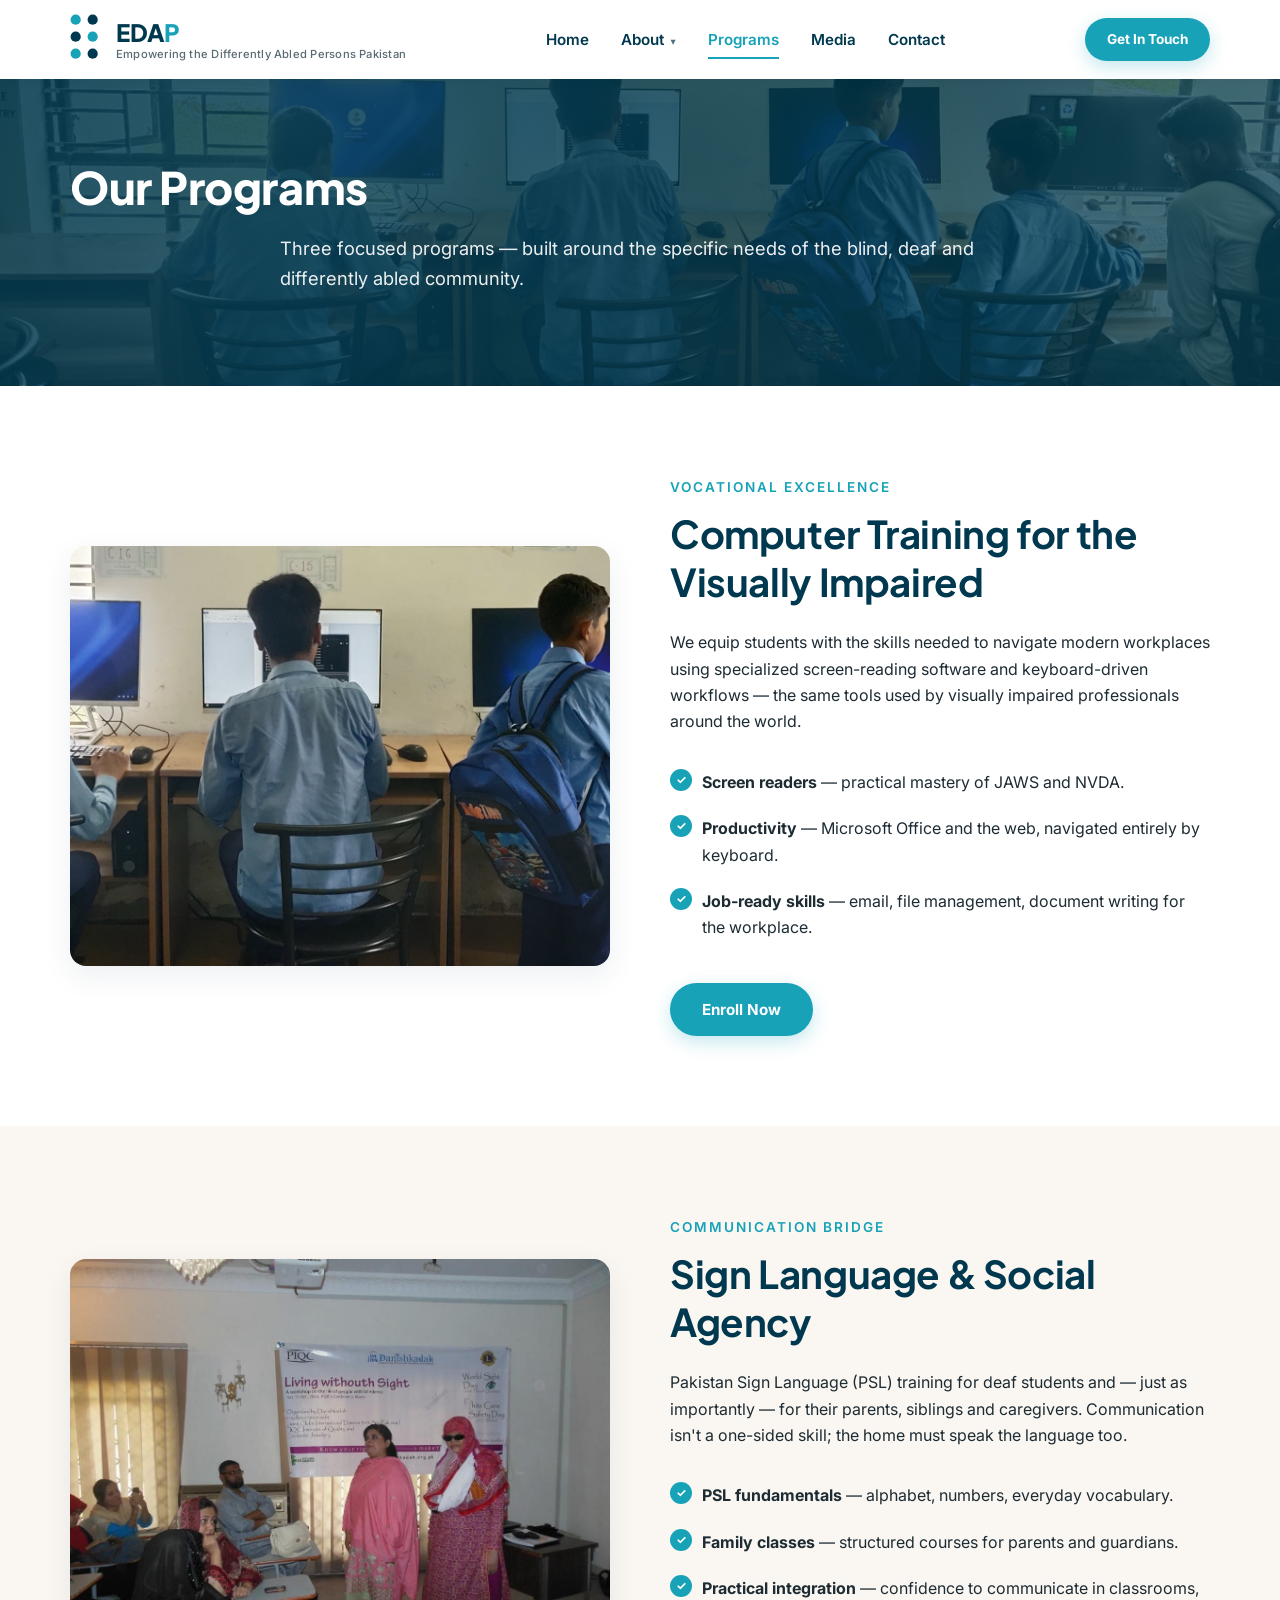
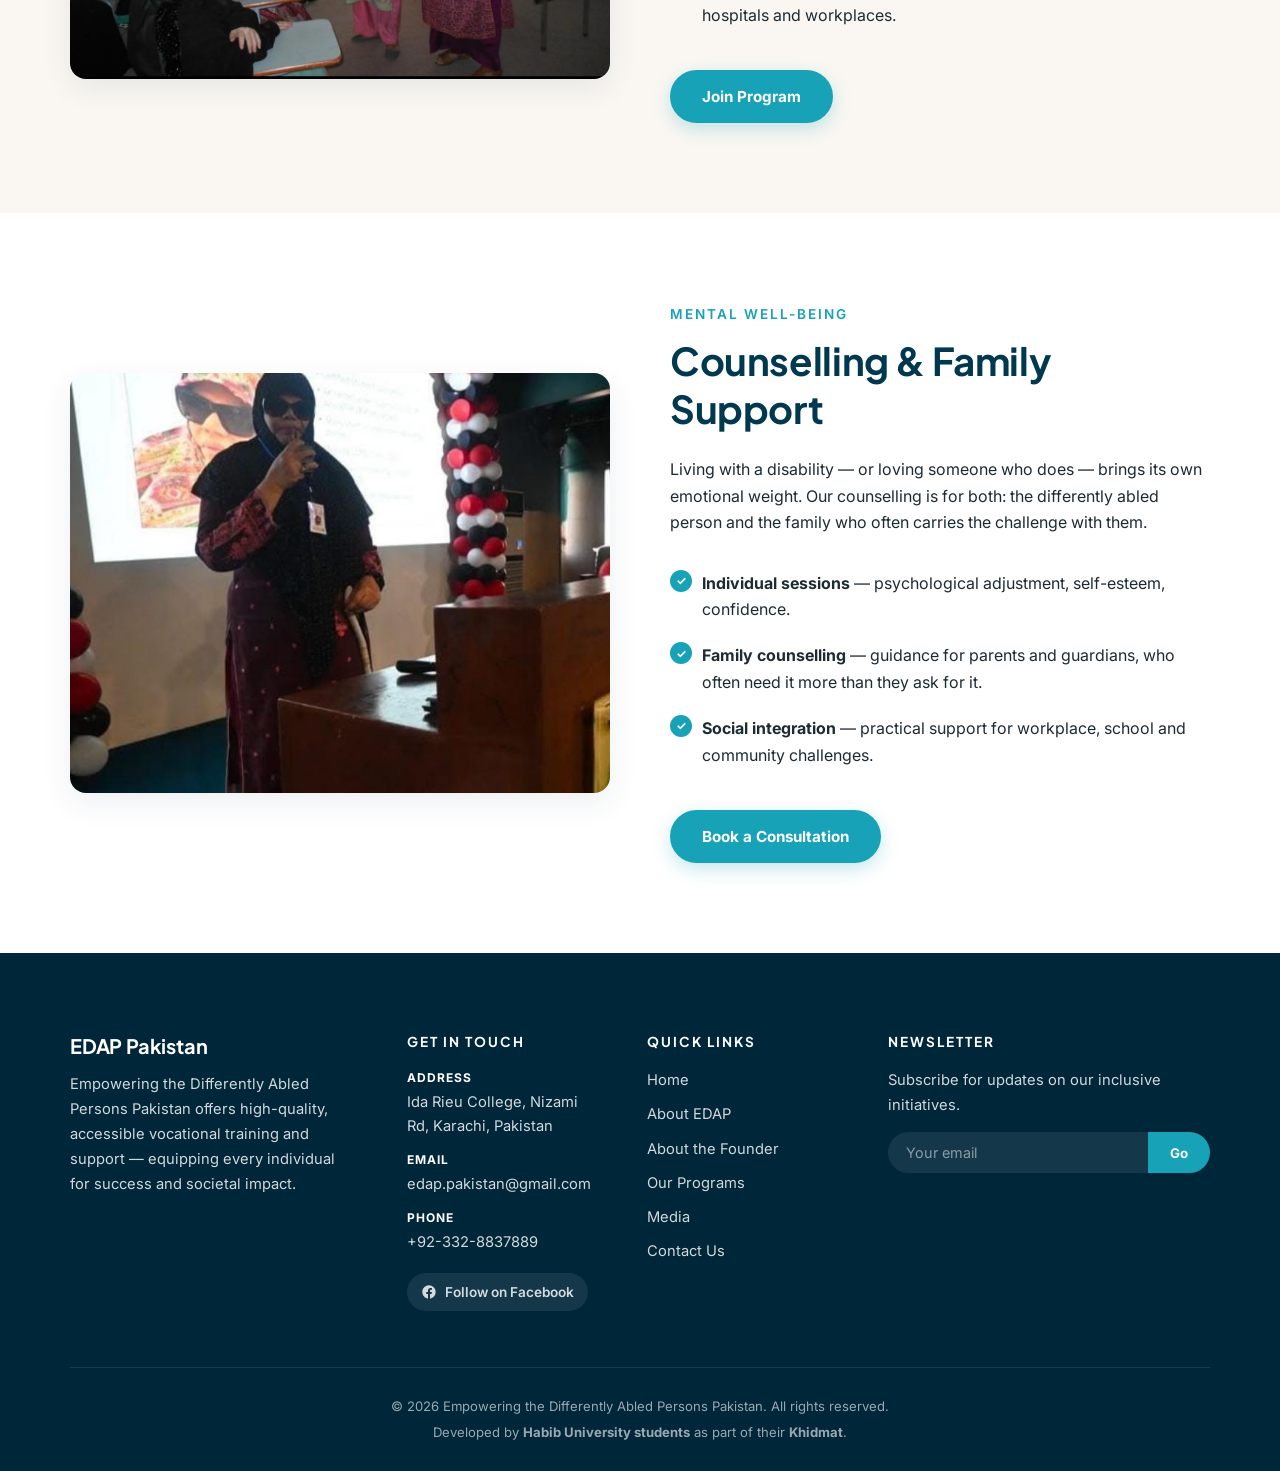
<file: programs.html>
<!doctype html>
<html lang="en">
  <head>
    <meta charset="UTF-8" />
    <meta name="viewport" content="width=device-width, initial-scale=1.0" />
    <meta name="theme-color" content="#00394f" />
    <meta
      name="description"
      content="Our programs: Computer Training for the visually impaired, Pakistan Sign Language classes, and counselling — by Empowering the Differently Abled Persons Pakistan (EDAP)."
    />
    <title>
      Programs — Empowering the Differently Abled Persons Pakistan
    </title>

    <link rel="icon" type="image/svg+xml" href="images/logos/logo-mark.svg" />
    <link rel="stylesheet" href="css/style.css" />
  </head>
  <body>
    <a class="skip-link" href="#main">Skip to main content</a>

    <header class="site-header">
      <nav class="navbar" aria-label="Primary">
        <a href="index.html" class="brand" aria-label="EDAP Pakistan — home">
          <img src="images/logos/logo-mark.svg" alt="" class="brand-icon" />
          <span class="brand-text">
            <span class="brand-mark">EDA<span>P</span></span>
            <span class="brand-tagline"
              >Empowering the Differently Abled Persons Pakistan</span
            >
          </span>
        </a>

        <button
          class="nav-toggle"
          aria-expanded="false"
          aria-controls="primaryNav"
          aria-label="Toggle navigation"
        >
          <span></span><span></span><span></span>
        </button>

        <ul id="primaryNav" class="nav-links">
          <li><a href="index.html">Home</a></li>
          <li class="has-dropdown">
            <a href="about.html" aria-haspopup="true">About</a>
            <ul class="dropdown">
              <li><a href="about.html">About EDAP</a></li>
              <li><a href="founder.html">About the Founder</a></li>
            </ul>
          </li>
          <li><a href="programs.html" class="active">Programs</a></li>
          <li><a href="media.html">Media</a></li>
          <li><a href="contact.html">Contact</a></li>
        </ul>

        <div class="nav-cta">
          <a href="contact.html" class="btn btn-sm">Get In Touch</a>
        </div>
      </nav>
    </header>

    <main id="main">
      <section class="hero hero-sub">
        <div class="container">
          <h1>Our Programs</h1>
          <p>
            Three focused programs — built around the specific needs of the
            blind, deaf and differently abled community.
          </p>
        </div>
      </section>

      <!-- Computer Training -->
      <section id="computer-training" class="section-padding">
        <div class="container">
          <div class="split">
            <div class="split-media">
              <!-- To change this image: replace images/media/lab.png -->
              <img
                src="images/media/lab.png"
                alt="EDAP students learning at a row of computers in the training lab"
              />
            </div>
            <div>
              <p class="eyebrow">Vocational excellence</p>
              <h2>Computer Training for the Visually Impaired</h2>
              <p>
                We equip students with the skills needed to navigate modern
                workplaces using specialized screen-reading software and
                keyboard-driven workflows — the same tools used by visually
                impaired professionals around the world.
              </p>
              <ul class="feature-list">
                <li>
                  <strong>Screen readers</strong> — practical mastery of JAWS
                  and NVDA.
                </li>
                <li>
                  <strong>Productivity</strong> — Microsoft Office and the web,
                  navigated entirely by keyboard.
                </li>
                <li>
                  <strong>Job-ready skills</strong> — email, file management,
                  document writing for the workplace.
                </li>
              </ul>
              <a href="contact.html?program=computer" class="btn"
                >Enroll Now</a
              >
            </div>
          </div>
        </div>
      </section>

      <!-- Sign Language -->
      <section id="sign-language" class="section-padding section-cream">
        <div class="container">
          <div class="split split-reverse">
            <div>
              <p class="eyebrow">Communication bridge</p>
              <h2>Sign Language &amp; Social Agency</h2>
              <p>
                Pakistan Sign Language (PSL) training for deaf students and —
                just as importantly — for their parents, siblings and
                caregivers. Communication isn't a one-sided skill; the home
                must speak the language too.
              </p>
              <ul class="feature-list">
                <li>
                  <strong>PSL fundamentals</strong> — alphabet, numbers,
                  everyday vocabulary.
                </li>
                <li>
                  <strong>Family classes</strong> — structured courses for
                  parents and guardians.
                </li>
                <li>
                  <strong>Practical integration</strong> — confidence to
                  communicate in classrooms, hospitals and workplaces.
                </li>
              </ul>
              <a href="contact.html?program=sign" class="btn">Join Program</a>
            </div>
            <div class="split-media">
              <!-- To change this image: replace images/media/session.jpeg -->
              <img
                src="images/media/session.jpeg"
                alt="Ms. Shazia Hasan leading an EDAP training session"
              />
            </div>
          </div>
        </div>
      </section>

      <!-- Counselling -->
      <section id="counselling" class="section-padding">
        <div class="container">
          <div class="split">
            <div class="split-media">
              <!-- To change this image: replace images/media/talk-2.jpeg -->
              <img
                src="images/media/talk-2.jpeg"
                alt="Ms. Shazia Hasan speaking at a World Disability Day event"
              />
            </div>
            <div>
              <p class="eyebrow">Mental well-being</p>
              <h2>Counselling &amp; Family Support</h2>
              <p>
                Living with a disability — or loving someone who does — brings
                its own emotional weight. Our counselling is for both: the
                differently abled person and the family who often carries the
                challenge with them.
              </p>
              <ul class="feature-list">
                <li>
                  <strong>Individual sessions</strong> — psychological
                  adjustment, self-esteem, confidence.
                </li>
                <li>
                  <strong>Family counselling</strong> — guidance for parents
                  and guardians, who often need it more than they ask for it.
                </li>
                <li>
                  <strong>Social integration</strong> — practical support for
                  workplace, school and community challenges.
                </li>
              </ul>
              <a href="contact.html?program=counseling" class="btn"
                >Book a Consultation</a
              >
            </div>
          </div>
        </div>
      </section>
    </main>

    <footer class="site-footer">
      <div class="container">
        <div class="footer-grid">
          <div>
            <h3>EDAP Pakistan</h3>
            <p class="footer-intro">
              Empowering the Differently Abled Persons Pakistan offers
              high-quality, accessible vocational training and support —
              equipping every individual for success and societal impact.
            </p>
          </div>
          <div>
            <h4>Get In Touch</h4>
            <p class="contact-line">
              <strong>Address</strong>Ida Rieu College, Nizami Rd, Karachi,
              Pakistan
            </p>
            <p class="contact-line">
              <strong>Email</strong>edap.pakistan@gmail.com
            </p>
            <p class="contact-line">
              <strong>Phone</strong>+92-332-8837889
            </p>
            <a
              href="https://www.facebook.com/empowering.tdp/"
              target="_blank"
              rel="noopener"
              class="footer-social"
              aria-label="EDAP Pakistan on Facebook"
            >
              <svg viewBox="0 0 24 24" aria-hidden="true">
                <path d="M22 12.07C22 6.5 17.52 2 12 2S2 6.5 2 12.07c0 5 3.66 9.15 8.44 9.93v-7.02H7.9v-2.91h2.54V9.84c0-2.51 1.49-3.9 3.77-3.9 1.09 0 2.24.2 2.24.2v2.46h-1.26c-1.24 0-1.63.77-1.63 1.56v1.88h2.77l-.44 2.91h-2.33V22c4.78-.78 8.44-4.93 8.44-9.93z"/>
              </svg>
              Follow on Facebook
            </a>
          </div>
          <div>
            <h4>Quick Links</h4>
            <ul>
              <li><a href="index.html">Home</a></li>
              <li><a href="about.html">About EDAP</a></li>
              <li><a href="founder.html">About the Founder</a></li>
              <li><a href="programs.html">Our Programs</a></li>
              <li><a href="media.html">Media</a></li>
              <li><a href="contact.html">Contact Us</a></li>
            </ul>
          </div>
          <div>
            <h4>Newsletter</h4>
            <p class="footer-intro" style="margin-bottom: 14px;">
              Subscribe for updates on our inclusive initiatives.
            </p>
            <form
              id="newsletterForm"
              class="newsletter-form"
              action="https://formspree.io/f/mzdwrrnz"
              method="POST"
            >
              <input
                type="hidden"
                name="_subject"
                value="EDAP Newsletter Signup"
              />
              <input
                type="text"
                name="_gotcha"
                style="display:none"
                tabindex="-1"
                autocomplete="off"
              />
              <label for="footerEmail" class="sr-only">Email</label>
              <input
                id="footerEmail"
                name="email"
                type="email"
                placeholder="Your email"
                required
              />
              <button type="submit">Go</button>
            </form>
          </div>
        </div>

        <div class="footer-bottom">
          <p>© <span id="year"></span> Empowering the Differently Abled Persons Pakistan. All rights reserved.</p>
          <p>
            Developed by <strong>Habib University students</strong> as part of
            their <strong>Khidmat</strong>.
          </p>
        </div>
      </div>
    </footer>

    <script src="js/main.js"></script>
  </body>
</html>
</file>
<file: css/style.css>
/* =====================================================================
   EDAP Pakistan — Empowering the Differently Abled Persons Pakistan
   Stylesheet · Phase 1 foundation
   ---------------------------------------------------------------------
   Maintenance: design tokens live in :root. Change a value there and
   the whole site updates. Components are documented in sections below.
   ===================================================================== */

@import url("https://fonts.googleapis.com/css2?family=Plus+Jakarta+Sans:wght@500;600;700;800&family=Inter:wght@400;500;600;700&display=swap");

/* ---------------------------------------------------------------------
   1. DESIGN TOKENS
--------------------------------------------------------------------- */
:root {
  /* Brand palette */
  --primary: #17a2b8;          /* Cyan — accents, CTAs, links */
  --primary-dark: #138496;     /* Hover state for primary */
  --primary-soft: #e6f6f8;     /* Light tint for subtle backgrounds */
  --secondary: #00394f;        /* Navy — headings, dark surfaces */
  --secondary-dark: #00263a;   /* Footer / deep navy */

  /* Aliases used in legacy markup — keep until fully migrated */
  --green: var(--primary);
  --green-dark: var(--secondary);

  /* Surfaces */
  --white: #ffffff;
  --bg-light: #f8f9fa;
  --section-cream: #faf7f2;
  --bg-soft: var(--primary-soft);

  /* Text */
  --text: #1d2b33;             /* Body text on light surfaces */
  --text-dark: var(--secondary);
  --text-muted: #5a6a73;
  --muted: var(--text-muted);  /* Legacy alias */

  /* Borders */
  --border: #e4e8ea;
  --border-strong: #c7d0d4;

  /* Type */
  --font-heading: "Plus Jakarta Sans", "Segoe UI", system-ui, sans-serif;
  --font-body: "Inter", "Segoe UI", system-ui, sans-serif;

  /* Layout */
  --container: 1180px;
  --radius-sm: 10px;
  --radius-md: 16px;
  --radius-lg: 24px;

  /* Effects */
  --shadow-sm: 0 2px 8px rgba(0, 57, 79, 0.06);
  --shadow-md: 0 10px 30px rgba(0, 57, 79, 0.08);
  --shadow-lg: 0 20px 60px rgba(0, 57, 79, 0.12);
  --transition: all 0.25s ease;
}

/* ---------------------------------------------------------------------
   2. RESET & BASE
--------------------------------------------------------------------- */
*,
*::before,
*::after { box-sizing: border-box; }

html { scroll-behavior: smooth; }

body {
  margin: 0;
  font-family: var(--font-body);
  font-size: 16px;
  line-height: 1.65;
  color: var(--text);
  background-color: var(--white);
  -webkit-font-smoothing: antialiased;
  -moz-osx-font-smoothing: grayscale;
}

img { max-width: 100%; height: auto; display: block; }

a { color: var(--primary); text-decoration: none; transition: var(--transition); }
a:hover { color: var(--primary-dark); }

/* Reduced motion — respect user preference */
@media (prefers-reduced-motion: reduce) {
  *, *::before, *::after {
    animation-duration: 0.001ms !important;
    transition-duration: 0.001ms !important;
    scroll-behavior: auto !important;
  }
}

/* Accessibility helper — visually hidden but read by screen readers */
.sr-only {
  position: absolute;
  width: 1px; height: 1px;
  padding: 0; margin: -1px;
  overflow: hidden;
  clip: rect(0, 0, 0, 0);
  white-space: nowrap;
  border: 0;
}

/* Visible focus ring for keyboard users (all interactive elements) */
a:focus-visible,
button:focus-visible,
input:focus-visible,
select:focus-visible,
textarea:focus-visible {
  outline: 3px solid var(--primary);
  outline-offset: 2px;
  border-radius: 4px;
}

/* ---------------------------------------------------------------------
   3. TYPOGRAPHY
--------------------------------------------------------------------- */
h1, h2, h3, h4, h5, h6 {
  font-family: var(--font-heading);
  color: var(--secondary);
  font-weight: 700;
  line-height: 1.25;
  margin: 0 0 0.6em;
  letter-spacing: -0.01em;
}

h1 { font-size: clamp(2.2rem, 4vw, 3.2rem); font-weight: 800; }
h2 { font-size: clamp(1.8rem, 3vw, 2.4rem); }
h3 { font-size: 1.35rem; }
h4 { font-size: 1rem; text-transform: uppercase; letter-spacing: 2px; font-weight: 600; }

p { margin: 0 0 1em; }

.eyebrow {
  color: var(--primary);
  text-transform: uppercase;
  letter-spacing: 2px;
  font-weight: 600;
  font-size: 0.85rem;
  margin: 0 0 12px;
}

/* ---------------------------------------------------------------------
   4. LAYOUT HELPERS
--------------------------------------------------------------------- */
.container {
  max-width: var(--container);
  margin: 0 auto;
  padding: 0 20px;
}

.section-padding { padding: 90px 0; }
.section-cream   { background-color: var(--section-cream); }
.section-soft    { background-color: var(--bg-soft); }

/* Skip link for keyboard / screen-reader users */
.skip-link {
  position: absolute;
  top: -100px;
  left: 0;
  background: var(--secondary);
  color: var(--white);
  padding: 12px 20px;
  z-index: 9999;
  font-weight: 600;
  border-radius: 0 0 8px 0;
}
.skip-link:focus {
  top: 0;
  color: var(--white);
}

/* ---------------------------------------------------------------------
   5. HEADER & NAVIGATION
--------------------------------------------------------------------- */
.site-header {
  background: var(--white);
  box-shadow: var(--shadow-sm);
  position: sticky;
  top: 0;
  z-index: 1000;
}

.navbar {
  display: flex;
  align-items: center;
  justify-content: space-between;
  padding: 14px 20px;
  max-width: var(--container);
  margin: 0 auto;
  gap: 20px;
}

.brand {
  display: flex;
  align-items: center;
  gap: 12px;
  text-decoration: none;
  line-height: 1.1;
}
.brand-icon {
  width: 34px;
  height: auto;
  flex-shrink: 0;
}
.brand-text {
  display: flex;
  flex-direction: column;
}
.brand-mark {
  font-family: var(--font-heading);
  font-size: 1.5rem;
  font-weight: 800;
  color: var(--secondary);
  letter-spacing: -0.01em;
}
.brand-mark span { color: var(--primary); }
.brand-tagline {
  font-size: 0.7rem;
  color: var(--text-muted);
  margin-top: 2px;
  font-weight: 500;
  letter-spacing: 0.02em;
}
@media (max-width: 560px) {
  .brand-tagline { display: none; }
}

.nav-links {
  display: flex;
  list-style: none;
  gap: 32px;
  margin: 0;
  padding: 0;
}
.nav-links a {
  color: var(--secondary);
  font-weight: 600;
  font-size: 0.95rem;
  padding: 8px 0;
  border-bottom: 2px solid transparent;
}
.nav-links a:hover,
.nav-links a.active {
  color: var(--primary);
  border-bottom-color: var(--primary);
}

.nav-cta { display: flex; align-items: center; }

/* Dropdown nav (e.g. About → EDAP / Founder) */
.has-dropdown { position: relative; }
.has-dropdown > a::after {
  content: "▾";
  font-size: 0.65rem;
  margin-left: 6px;
  vertical-align: middle;
  opacity: 0.7;
}
.dropdown {
  position: absolute;
  top: 100%;
  left: 50%;
  transform: translateX(-50%) translateY(8px);
  background: var(--white);
  min-width: 220px;
  padding: 8px 0;
  border-radius: var(--radius-sm);
  box-shadow: var(--shadow-md);
  opacity: 0;
  pointer-events: none;
  transition: opacity 0.2s ease, transform 0.2s ease;
  list-style: none;
  margin: 0;
  z-index: 1100;
}
.has-dropdown:hover .dropdown,
.has-dropdown:focus-within .dropdown {
  opacity: 1;
  pointer-events: auto;
  transform: translateX(-50%) translateY(0);
}
.dropdown li { margin: 0; }
.dropdown a {
  display: block;
  padding: 11px 20px;
  color: var(--secondary);
  border-bottom: 0 !important;
  font-size: 0.92rem;
  white-space: nowrap;
  font-weight: 600;
}
.dropdown a:hover,
.dropdown a.active {
  background: var(--primary-soft);
  color: var(--primary);
}

/* Hamburger button (hidden on desktop) */
.nav-toggle {
  display: none;
  flex-direction: column;
  justify-content: space-between;
  width: 28px;
  height: 22px;
  background: none;
  border: 0;
  padding: 0;
  cursor: pointer;
}
.nav-toggle span {
  display: block;
  width: 100%;
  height: 3px;
  background: var(--secondary);
  border-radius: 2px;
  transition: var(--transition);
  transform-origin: center;
}
.nav-toggle[aria-expanded="true"] span:nth-child(1) {
  transform: translateY(9px) rotate(45deg);
}
.nav-toggle[aria-expanded="true"] span:nth-child(2) {
  opacity: 0;
}
.nav-toggle[aria-expanded="true"] span:nth-child(3) {
  transform: translateY(-9px) rotate(-45deg);
}

/* Mobile nav */
@media (max-width: 900px) {
  .nav-toggle { display: flex; }
  .nav-cta { display: none; }
  .nav-links {
    position: absolute;
    top: 100%;
    left: 0;
    right: 0;
    background: var(--white);
    flex-direction: column;
    gap: 0;
    padding: 10px 0;
    box-shadow: var(--shadow-md);
    max-height: 0;
    overflow: hidden;
    transition: max-height 0.3s ease;
  }
  .nav-links.is-open { max-height: 500px; }
  .nav-links li { width: 100%; }
  .nav-links a {
    display: block;
    padding: 14px 24px;
    border-bottom: 1px solid var(--border);
  }
  .nav-links a.active { border-bottom-color: var(--border); background: var(--primary-soft); }

  /* Mobile: dropdown opens inline as part of the menu */
  .has-dropdown > a::after { display: none; }
  .dropdown {
    position: static;
    transform: none;
    background: var(--bg-light);
    box-shadow: none;
    opacity: 1;
    pointer-events: auto;
    padding: 0;
    border-radius: 0;
    min-width: 0;
  }
  .dropdown a {
    padding: 12px 40px;
    border-bottom: 1px solid var(--border) !important;
    font-size: 0.88rem;
  }
}

/* ---------------------------------------------------------------------
   6. BUTTONS
--------------------------------------------------------------------- */
.btn {
  display: inline-block;
  padding: 14px 32px;
  background: var(--primary);
  color: var(--white);
  border: 0;
  border-radius: 999px;
  font-family: var(--font-body);
  font-weight: 700;
  font-size: 0.95rem;
  text-decoration: none;
  cursor: pointer;
  transition: var(--transition);
  box-shadow: 0 6px 18px rgba(23, 162, 184, 0.25);
}
.btn:hover {
  background: var(--primary-dark);
  color: var(--white);
  transform: translateY(-2px);
  box-shadow: 0 10px 24px rgba(23, 162, 184, 0.35);
}
.btn-ghost {
  background: transparent;
  color: var(--secondary);
  border: 2px solid var(--secondary);
  box-shadow: none;
  padding: 12px 30px;
}
.btn-ghost:hover {
  background: var(--secondary);
  color: var(--white);
  box-shadow: none;
}
.btn-sm { padding: 10px 22px; font-size: 0.85rem; }

/* ---------------------------------------------------------------------
   7. HERO
--------------------------------------------------------------------- */
.hero {
  background:
    linear-gradient(135deg, rgba(0, 57, 79, 0.85), rgba(0, 57, 79, 0.7)),
    url("../images/media/lab.png");
  background-size: cover;
  background-position: center;
  color: var(--white);
  padding: 130px 0;
  text-align: center;
}
.hero h1 { color: var(--white); margin-bottom: 18px; }
.hero p  { color: rgba(255, 255, 255, 0.92); font-size: 1.15rem; max-width: 720px; margin: 0 auto 32px; }

.hero-sub {
  padding: 80px 0 60px;
  text-align: left;
}
.hero-sub h1 { font-size: clamp(2rem, 3.5vw, 2.8rem); }

/* ---------------------------------------------------------------------
   8. CARDS / IMPACT GRID
--------------------------------------------------------------------- */
.impact-grid {
  display: grid;
  grid-template-columns: repeat(auto-fit, minmax(280px, 1fr));
  gap: 28px;
  margin-top: 50px;
}

.impact-card {
  position: relative;
  min-height: 360px;
  border-radius: var(--radius-md);
  overflow: hidden;
  color: var(--white);
  display: flex;
  flex-direction: column;
  justify-content: flex-end;
  padding: 36px 30px;
  box-shadow: var(--shadow-md);
  transition: var(--transition);
}
.impact-card::before {
  content: "";
  position: absolute;
  inset: 0;
  background: linear-gradient(180deg, rgba(0, 57, 79, 0.25) 0%, rgba(0, 57, 79, 0.92) 80%);
  z-index: 1;
}
.impact-card > * { position: relative; z-index: 2; }
.impact-card:hover { transform: translateY(-6px); box-shadow: var(--shadow-lg); }
.impact-card h3 { color: var(--white); margin-bottom: 10px; font-size: 1.5rem; }
.impact-card p  { color: rgba(255, 255, 255, 0.9); margin-bottom: 22px; }

.impact-card-1 { background: linear-gradient(rgba(0,0,0,0), rgba(0,0,0,0)), url("../images/media/lab-2.jpg") center/cover; }
.impact-card-2 { background: linear-gradient(rgba(0,0,0,0), rgba(0,0,0,0)), url("../images/media/session.jpeg") center/cover; }
.impact-card-3 { background: linear-gradient(rgba(0,0,0,0), rgba(0,0,0,0)), url("../images/media/talk.jpeg") center/cover; }

/* ---------------------------------------------------------------------
   9. SPLIT (text + image) SECTIONS
--------------------------------------------------------------------- */
.split {
  display: grid;
  grid-template-columns: 1fr 1fr;
  gap: 60px;
  align-items: center;
}
.split-reverse { direction: rtl; }
.split-reverse > * { direction: ltr; }
.split-media img {
  width: 100%;
  height: 420px;
  object-fit: cover;
  object-position: center 25%;
  border-radius: var(--radius-md);
  box-shadow: var(--shadow-md);
}

.feature-list {
  list-style: none;
  padding: 0;
  margin: 24px 0 32px;
}
.feature-list li {
  padding: 10px 0 10px 32px;
  position: relative;
  color: var(--text);
}
.feature-list li::before {
  content: "✓";
  position: absolute;
  left: 0;
  top: 10px;
  width: 22px;
  height: 22px;
  background: var(--primary);
  color: var(--white);
  border-radius: 50%;
  font-size: 0.75rem;
  font-weight: 700;
  display: flex;
  align-items: center;
  justify-content: center;
}

@media (max-width: 800px) {
  .split { grid-template-columns: 1fr; gap: 36px; }
  .split-media img { height: 280px; }
}

/* ---------------------------------------------------------------------
   10. FORMS
--------------------------------------------------------------------- */
.form-grid {
  display: grid;
  grid-template-columns: 1fr 1fr;
  gap: 48px;
  align-items: start;
}
@media (max-width: 900px) { .form-grid { grid-template-columns: 1fr; } }

.form-card {
  background: var(--white);
  padding: 40px;
  border-radius: var(--radius-md);
  box-shadow: var(--shadow-md);
}

.form-group { margin-bottom: 20px; }
.form-group label {
  display: block;
  margin-bottom: 8px;
  font-weight: 600;
  color: var(--secondary);
  font-size: 0.92rem;
}
.form-control {
  width: 100%;
  padding: 13px 16px;
  border: 2px solid var(--border);
  border-radius: var(--radius-sm);
  font-family: var(--font-body);
  font-size: 1rem;
  color: var(--text);
  background: var(--white);
  transition: var(--transition);
}
.form-control:focus {
  outline: none;
  border-color: var(--primary);
  box-shadow: 0 0 0 4px rgba(23, 162, 184, 0.12);
}
textarea.form-control { resize: vertical; min-height: 120px; }

/* Form success / error states (set by main.js after Formspree submit) */
.form-success {
  background: var(--primary-soft);
  border: 2px solid var(--primary);
  color: var(--secondary);
  border-radius: var(--radius-sm);
  font-weight: 600;
  line-height: 1.5;
}
.form-success-large {
  padding: 44px 36px;
  font-size: 1.05rem;
}
.form-success-heading {
  display: flex;
  align-items: center;
  gap: 12px;
  justify-content: center;
  text-align: center;
}
.form-success-compact {
  padding: 14px 18px;
  font-size: 0.9rem;
  background: rgba(255, 255, 255, 0.12);
  color: var(--white);
  border-color: rgba(255, 255, 255, 0.25);
  border-radius: 999px;
  text-align: center;
}
.form-success-icon {
  display: inline-flex;
  width: 26px;
  height: 26px;
  align-items: center;
  justify-content: center;
  background: var(--primary);
  color: var(--white);
  border-radius: 50%;
  font-weight: 800;
  margin-right: 8px;
}
.form-success-compact .form-success-icon {
  width: 20px;
  height: 20px;
  font-size: 0.75rem;
  margin-right: 6px;
}

.form-error {
  background: #fff3f4;
  border: 2px solid #d93545;
  color: #911927;
  padding: 14px 18px;
  border-radius: var(--radius-sm);
  margin-bottom: 18px;
  font-weight: 600;
  font-size: 0.92rem;
}

/* Per-field validation error (under each invalid input) */
.form-control.is-invalid {
  border-color: #d93545;
  background-color: #fff8f9;
}
.form-control.is-invalid:focus {
  outline-color: #d93545;
  box-shadow: 0 0 0 4px rgba(217, 53, 69, 0.15);
}
.field-error {
  margin: 6px 0 0;
  color: #911927;
  font-size: 0.85rem;
  font-weight: 600;
}

/* Compact validation banner (for the newsletter pill in the footer) */
.newsletter-form input.is-invalid {
  background: rgba(217, 53, 69, 0.18);
  color: var(--white);
}
.form-error-compact {
  margin: 10px 0 0;
  padding: 8px 14px;
  background: rgba(217, 53, 69, 0.18);
  color: #ffd6da;
  border: 1px solid rgba(217, 53, 69, 0.5);
  border-radius: var(--radius-sm);
  font-size: 0.8rem;
  font-weight: 600;
  text-align: center;
}

/* Submission summary shown inside the success card */
.submission-summary {
  margin-top: 26px;
  padding-top: 22px;
  border-top: 1px solid rgba(23, 162, 184, 0.25);
  text-align: left;
}
.submission-summary-title {
  font-family: var(--font-body);
  font-size: 0.75rem;
  text-transform: uppercase;
  letter-spacing: 1.5px;
  color: var(--primary);
  margin: 0 0 14px;
  font-weight: 700;
}
.submission-summary-list {
  display: grid;
  grid-template-columns: max-content 1fr;
  gap: 10px 20px;
  margin: 0 0 18px;
  font-size: 0.95rem;
  font-weight: 400;
}
.submission-summary-list dt {
  color: var(--text-muted);
  font-weight: 600;
}
.submission-summary-list dd {
  color: var(--text);
  margin: 0;
  font-weight: 400;
  word-break: break-word;
  white-space: pre-wrap;
}
.submission-summary-note {
  margin: 0;
  font-size: 0.82rem;
  font-style: italic;
  font-weight: 400;
  color: var(--text-muted);
}
@media (max-width: 480px) {
  .submission-summary-list { grid-template-columns: 1fr; gap: 4px 0; }
  .submission-summary-list dt { margin-top: 8px; }
}

/* ---------------------------------------------------------------------
   11. MAP
--------------------------------------------------------------------- */
.map-wrap {
  position: relative;
  width: 100%;
  height: 420px;
  border-radius: var(--radius-md);
  overflow: hidden;
  box-shadow: var(--shadow-md);
  border: 4px solid var(--white);
}
.map-wrap iframe { width: 100%; height: 100%; border: 0; }
.map-recenter {
  position: absolute;
  top: 14px; right: 14px;
  z-index: 10;
  background: var(--primary);
  color: var(--white);
  border: 0;
  padding: 9px 14px;
  border-radius: 8px;
  font-weight: 700;
  font-size: 0.82rem;
  cursor: pointer;
  font-family: var(--font-body);
  box-shadow: var(--shadow-md);
  display: inline-flex;
  align-items: center;
  gap: 6px;
}
.map-recenter:hover { background: var(--primary-dark); }

/* ---------------------------------------------------------------------
   12. CONTACT INFO CARD (dark)
--------------------------------------------------------------------- */
.contact-info-card {
  background: var(--secondary);
  color: var(--white);
  padding: 40px;
  border-radius: var(--radius-md);
  box-shadow: var(--shadow-md);
}
.contact-info-card h3 { color: var(--white); margin-bottom: 22px; }
.contact-info-card p  { color: rgba(255, 255, 255, 0.86); margin-bottom: 18px; }
.contact-info-card strong { color: var(--white); }

/* ---------------------------------------------------------------------
   13. FOOTER (unified across all pages)
--------------------------------------------------------------------- */
.site-footer {
  background: var(--secondary-dark);
  color: rgba(255, 255, 255, 0.82);
  padding: 80px 0 24px;
  margin-top: 0;
}
.site-footer .footer-grid {
  display: grid;
  grid-template-columns: 1.5fr 1fr 1fr 1.2fr;
  gap: 48px;
}
@media (max-width: 900px) {
  .site-footer .footer-grid { grid-template-columns: 1fr 1fr; gap: 36px; }
}
@media (max-width: 560px) {
  .site-footer .footer-grid { grid-template-columns: 1fr; }
}
.site-footer h3 {
  color: var(--white);
  margin-bottom: 14px;
  font-size: 1.25rem;
}
.site-footer h4 {
  color: var(--white);
  margin-bottom: 18px;
  font-size: 0.85rem;
  letter-spacing: 2px;
  text-transform: uppercase;
  font-weight: 700;
}
.site-footer .footer-intro { font-size: 0.92rem; line-height: 1.7; }
.site-footer ul { list-style: none; padding: 0; margin: 0; }
.site-footer li { margin-bottom: 10px; font-size: 0.92rem; }
.site-footer a { color: rgba(255, 255, 255, 0.82); }
.site-footer a:hover { color: var(--primary); }
.site-footer .contact-line { font-size: 0.92rem; margin-bottom: 12px; }
.site-footer .contact-line strong { color: var(--white); display: block; margin-bottom: 2px; font-size: 0.75rem; letter-spacing: 1px; text-transform: uppercase; }

.newsletter-form {
  display: flex;
  margin-top: 10px;
  border-radius: 999px;
  overflow: hidden;
  background: rgba(255, 255, 255, 0.08);
}
.newsletter-form input {
  flex: 1;
  padding: 12px 18px;
  border: 0;
  background: transparent;
  color: var(--white);
  font-family: var(--font-body);
  font-size: 0.9rem;
}
.newsletter-form input::placeholder { color: rgba(255,255,255,0.5); }
.newsletter-form input:focus { outline: none; }
.newsletter-form button {
  background: var(--primary);
  color: var(--white);
  border: 0;
  padding: 0 22px;
  font-weight: 700;
  cursor: pointer;
  font-family: var(--font-body);
}
.newsletter-form button:hover { background: var(--primary-dark); }

.footer-bottom {
  text-align: center;
  margin-top: 56px;
  padding-top: 24px;
  border-top: 1px solid rgba(255, 255, 255, 0.1);
  font-size: 0.82rem;
  color: rgba(255, 255, 255, 0.6);
}
.footer-bottom p { margin: 4px 0; }

/* Footer social icon links */
.footer-social {
  display: inline-flex;
  align-items: center;
  gap: 8px;
  margin-top: 6px;
  padding: 8px 14px;
  background: rgba(255, 255, 255, 0.08);
  border-radius: 999px;
  color: var(--white);
  font-size: 0.85rem;
  font-weight: 600;
  text-decoration: none;
  transition: var(--transition);
}
.footer-social:hover {
  background: var(--primary);
  color: var(--white);
}
.footer-social svg {
  width: 16px;
  height: 16px;
  fill: currentColor;
}

/* =====================================================================
   14. MEDIA PAGE — featured video, video grid, photo gallery
   ===================================================================== */

/* Featured TEDx block */
.featured-video {
  display: grid;
  grid-template-columns: 1.2fr 1fr;
  gap: 50px;
  align-items: center;
}
@media (max-width: 900px) {
  .featured-video { grid-template-columns: 1fr; gap: 32px; }
}
.featured-video-meta .tag {
  display: inline-block;
  padding: 6px 14px;
  background: #e62b1e;
  color: var(--white);
  font-weight: 800;
  font-size: 0.75rem;
  letter-spacing: 2px;
  border-radius: 999px;
  margin-bottom: 18px;
}

/* Responsive 16:9 wrapper for YouTube iframes */
.video-embed {
  position: relative;
  width: 100%;
  padding-bottom: 56.25%; /* 16:9 */
  height: 0;
  border-radius: var(--radius-md);
  overflow: hidden;
  box-shadow: var(--shadow-md);
  background: #000;
}
.video-embed iframe {
  position: absolute;
  inset: 0;
  width: 100%;
  height: 100%;
  border: 0;
}

/* Video grid (the other 3 videos) */
.video-grid {
  display: grid;
  grid-template-columns: repeat(auto-fit, minmax(300px, 1fr));
  gap: 32px;
}
.video-card {
  background: var(--white);
  border-radius: var(--radius-md);
  overflow: hidden;
  box-shadow: var(--shadow-sm);
  transition: var(--transition);
  display: flex;
  flex-direction: column;
}
.video-card:hover {
  transform: translateY(-4px);
  box-shadow: var(--shadow-md);
}
.video-card .video-embed { border-radius: 0; box-shadow: none; }
.video-card-body {
  padding: 22px 24px 26px;
}
.video-card-body h3 {
  font-size: 1.15rem;
  margin-bottom: 6px;
}
.video-card-body p {
  margin: 0;
  font-size: 0.92rem;
  color: var(--text-muted);
}

/* Photo gallery */
.photo-gallery {
  display: grid;
  grid-template-columns: repeat(auto-fit, minmax(240px, 1fr));
  gap: 18px;
}
.photo-gallery a {
  position: relative;
  display: block;
  aspect-ratio: 4 / 3;
  border-radius: var(--radius-sm);
  overflow: hidden;
  box-shadow: var(--shadow-sm);
  transition: var(--transition);
}
.photo-gallery a:hover {
  transform: translateY(-3px);
  box-shadow: var(--shadow-md);
}
.photo-gallery img {
  width: 100%;
  height: 100%;
  object-fit: cover;
  transition: transform 0.4s ease;
}
.photo-gallery a:hover img {
  transform: scale(1.05);
}

/* Lightbox overlay (shown by main.js when a gallery image is clicked) */
.lightbox {
  position: fixed;
  inset: 0;
  background: rgba(0, 38, 58, 0.92);
  display: flex;
  align-items: center;
  justify-content: center;
  padding: 30px;
  z-index: 10000;
  opacity: 0;
  pointer-events: none;
  transition: opacity 0.25s ease;
}
.lightbox.is-open {
  opacity: 1;
  pointer-events: auto;
}
.lightbox img {
  max-width: 90vw;
  max-height: 88vh;
  border-radius: var(--radius-sm);
  box-shadow: 0 30px 80px rgba(0, 0, 0, 0.5);
}
.lightbox-close {
  position: absolute;
  top: 22px;
  right: 26px;
  background: rgba(255, 255, 255, 0.15);
  color: var(--white);
  border: 0;
  width: 44px;
  height: 44px;
  border-radius: 50%;
  font-size: 1.4rem;
  cursor: pointer;
  font-family: var(--font-body);
  transition: var(--transition);
}
.lightbox-close:hover { background: rgba(255, 255, 255, 0.3); }

/* =====================================================================
   15. FOUNDER PAGE — portrait hero, accent callout, pull-quote
   ===================================================================== */

.founder-hero {
  background: linear-gradient(135deg, var(--secondary) 0%, var(--secondary-dark) 100%);
  color: var(--white);
  padding: 80px 0 90px;
  position: relative;
  overflow: hidden;
}
.founder-hero::before {
  content: "";
  position: absolute;
  top: -120px; right: -120px;
  width: 320px; height: 320px;
  background: radial-gradient(circle, rgba(23,162,184,0.18) 0%, transparent 70%);
  border-radius: 50%;
  pointer-events: none;
}
.founder-hero .container {
  display: grid;
  grid-template-columns: 1fr 1.4fr;
  gap: 56px;
  align-items: center;
  position: relative;
  z-index: 1;
}
.founder-portrait {
  max-width: 380px;
  aspect-ratio: 4 / 5;
  margin: 0 auto;
  border-radius: var(--radius-md);
  overflow: hidden;
  box-shadow: 0 24px 70px rgba(0, 0, 0, 0.45);
  border: 4px solid var(--primary);
}
.founder-portrait img {
  width: 100%;
  height: 100%;
  display: block;
  object-fit: cover;
  object-position: center top;
}
.founder-hero .role {
  display: inline-block;
  color: var(--primary);
  text-transform: uppercase;
  font-size: 0.78rem;
  letter-spacing: 2.5px;
  font-weight: 700;
  margin-bottom: 16px;
}
.founder-hero h1 {
  color: var(--white);
  font-size: clamp(2.4rem, 4.8vw, 3.6rem);
  margin-bottom: 18px;
}
.founder-hero .intro {
  font-size: 1.1rem;
  color: rgba(255, 255, 255, 0.88);
  margin-bottom: 30px;
  max-width: 560px;
}
.founder-hero .hero-tagline {
  position: relative;
  font-family: var(--font-heading);
  font-style: italic;
  font-weight: 700;
  font-size: clamp(1.5rem, 2.6vw, 2rem);
  line-height: 1.35;
  color: var(--white);
  padding: 24px 28px 24px 56px;
  background: rgba(23, 162, 184, 0.12);
  border-left: 5px solid var(--primary);
  border-radius: 6px;
  max-width: 580px;
  letter-spacing: -0.005em;
}
.founder-hero .hero-tagline::before {
  content: "“";
  position: absolute;
  top: -10px;
  left: 16px;
  font-family: Georgia, "Times New Roman", serif;
  font-size: 4rem;
  line-height: 1;
  color: var(--primary);
  font-style: normal;
}
@media (max-width: 800px) {
  .founder-hero .container { grid-template-columns: 1fr; text-align: center; gap: 40px; }
  .founder-hero .hero-tagline { text-align: left; margin-left: auto; margin-right: auto; }
}

/* Accent callout — for the "first for Pakistan" moment */
.accent-callout {
  background: linear-gradient(135deg, var(--primary), var(--primary-dark));
  color: var(--white);
  padding: 70px 40px;
  border-radius: var(--radius-md);
  text-align: center;
  margin: 0 auto;
  max-width: 920px;
  box-shadow: var(--shadow-lg);
  position: relative;
  overflow: hidden;
}
.accent-callout::before {
  content: "★";
  position: absolute;
  top: 18px; left: 30px;
  font-size: 1.2rem;
  color: rgba(255, 255, 255, 0.4);
}
.accent-callout .eyebrow { color: rgba(255, 255, 255, 0.85); margin-bottom: 14px; }
.accent-callout h2 {
  color: var(--white);
  font-size: clamp(1.8rem, 3.4vw, 2.5rem);
  margin-bottom: 18px;
  line-height: 1.25;
}
.accent-callout p {
  color: rgba(255, 255, 255, 0.95);
  font-size: 1.05rem;
  max-width: 720px;
  margin: 0 auto;
  line-height: 1.65;
}

/* Big pull-quote (the closing motto) */
.pull-quote {
  background:
    radial-gradient(ellipse at top, rgba(23, 162, 184, 0.18) 0%, transparent 60%),
    var(--secondary-dark);
  color: var(--white);
  padding: 140px 30px 130px;
  text-align: center;
  position: relative;
  overflow: hidden;
}
.pull-quote::before {
  content: "";
  position: absolute;
  top: 0;
  left: 50%;
  transform: translateX(-50%);
  width: 80px;
  height: 5px;
  background: var(--primary);
  border-radius: 0 0 6px 6px;
}
.pull-quote .quote-label {
  display: inline-block;
  font-family: var(--font-body);
  font-size: 0.78rem;
  text-transform: uppercase;
  letter-spacing: 4px;
  color: var(--primary);
  font-weight: 700;
  margin-bottom: 36px;
}
.pull-quote blockquote {
  margin: 0 auto;
  max-width: 1040px;
  font-family: var(--font-heading);
  font-size: clamp(2.4rem, 6vw, 4.2rem);
  font-weight: 800;
  line-height: 1.18;
  color: var(--white);
  letter-spacing: -0.02em;
  position: relative;
}
.pull-quote blockquote::before {
  content: "“";
  display: block;
  font-size: clamp(7rem, 12vw, 10rem);
  color: var(--primary);
  line-height: 0.5;
  margin-bottom: 30px;
  font-family: Georgia, "Times New Roman", serif;
  opacity: 0.9;
}
.pull-quote cite {
  display: block;
  margin-top: 48px;
  font-style: normal;
  font-family: var(--font-body);
  font-size: 0.95rem;
  text-transform: uppercase;
  letter-spacing: 3px;
  color: rgba(255, 255, 255, 0.75);
  font-weight: 700;
}
.pull-quote cite span {
  display: block;
  margin-top: 6px;
  font-size: 0.75rem;
  letter-spacing: 2px;
  color: var(--primary);
  font-weight: 600;
}

/* Home page "Meet the Founder" teaser block */
.founder-teaser {
  background: var(--secondary);
  color: var(--white);
  padding: 80px 0;
  position: relative;
  overflow: hidden;
}
.founder-teaser .container {
  display: grid;
  grid-template-columns: 1fr 1.4fr;
  gap: 50px;
  align-items: center;
}
.founder-teaser h2 { color: var(--white); }
.founder-teaser .eyebrow { color: var(--primary); }
.founder-teaser p { color: rgba(255, 255, 255, 0.85); font-size: 1.05rem; }
.founder-teaser .pull {
  font-family: var(--font-heading);
  font-style: italic;
  font-size: 1.2rem;
  color: var(--primary);
  padding-left: 18px;
  border-left: 3px solid var(--primary);
  margin: 24px 0 32px;
}
.founder-teaser-photo {
  max-width: 340px;
  aspect-ratio: 4 / 5;
  margin: 0 auto;
  border-radius: var(--radius-md);
  overflow: hidden;
  box-shadow: 0 16px 50px rgba(0, 0, 0, 0.4);
  border: 4px solid var(--primary);
}
.founder-teaser-photo img {
  width: 100%;
  height: 100%;
  display: block;
  object-fit: cover;
  object-position: center top;
}
@media (max-width: 800px) {
  .founder-teaser .container { grid-template-columns: 1fr; text-align: center; }
  .founder-teaser .pull { text-align: left; }
}
</file>
